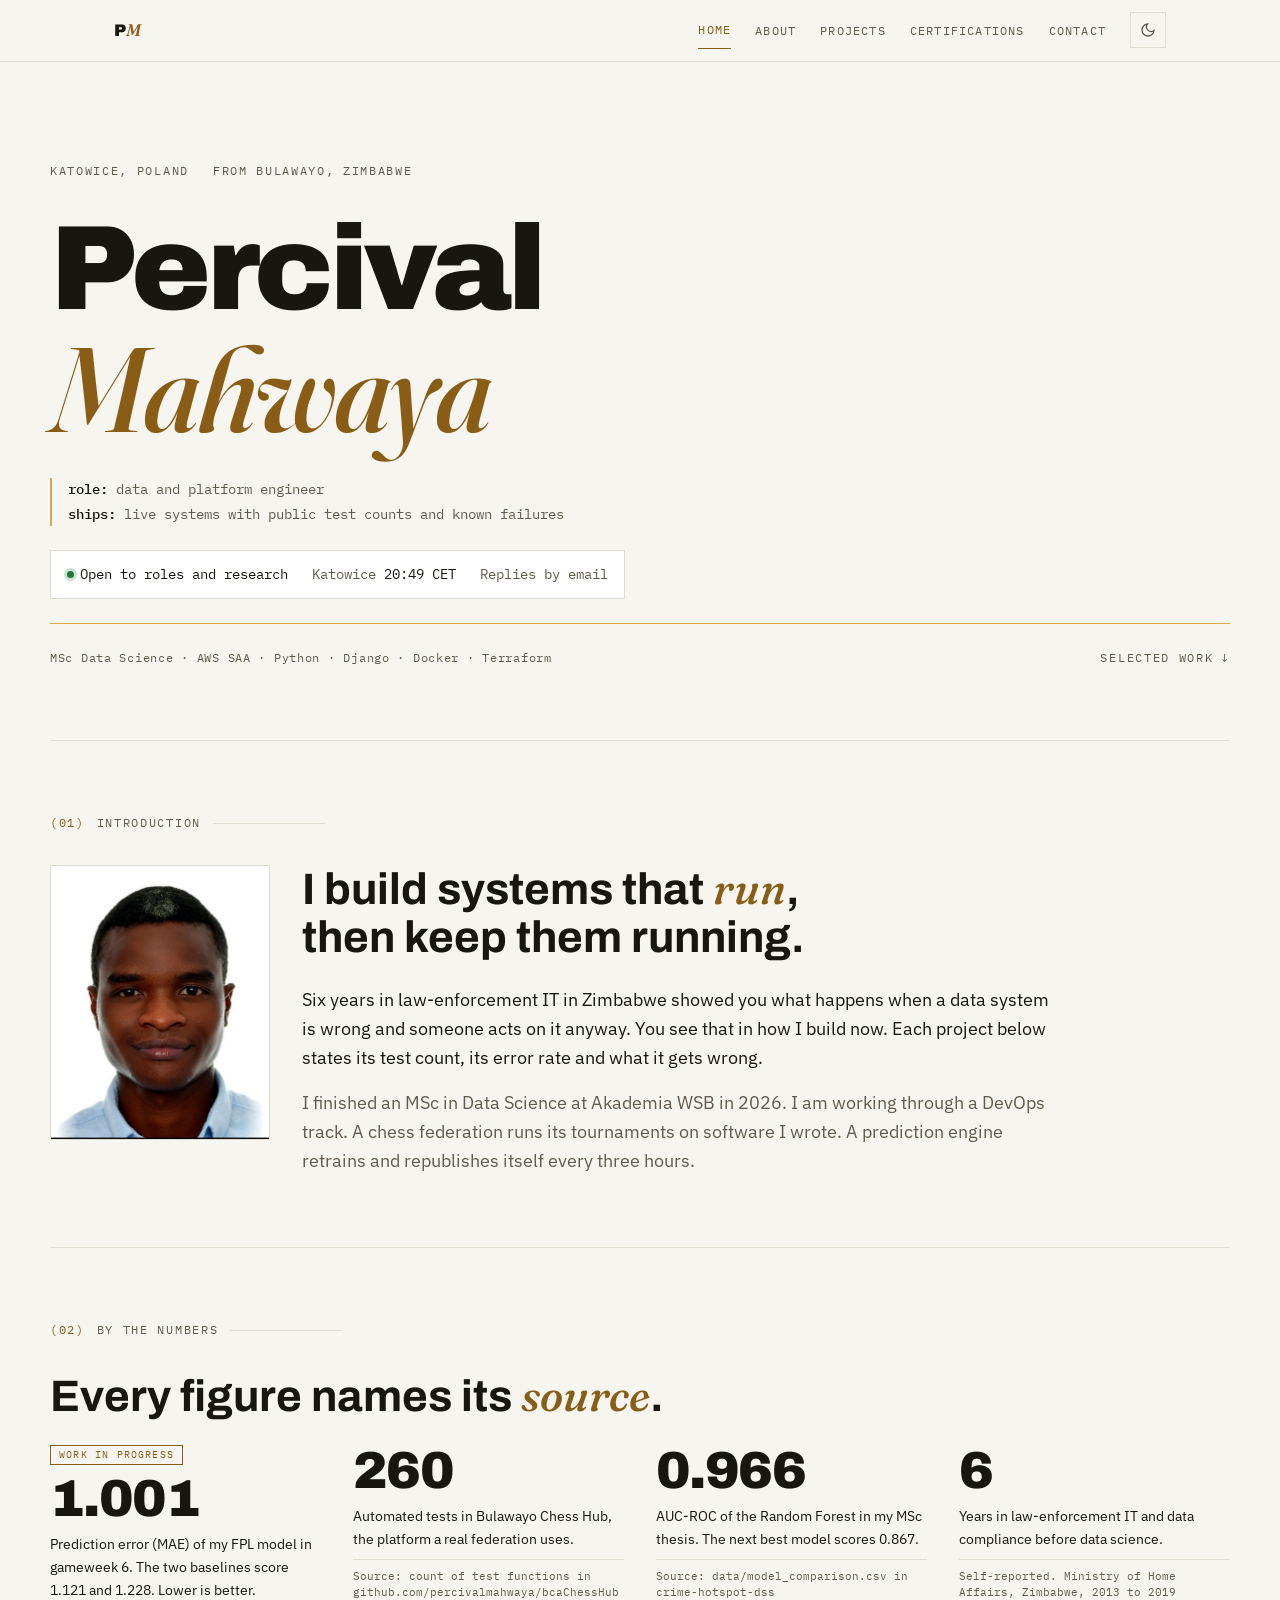
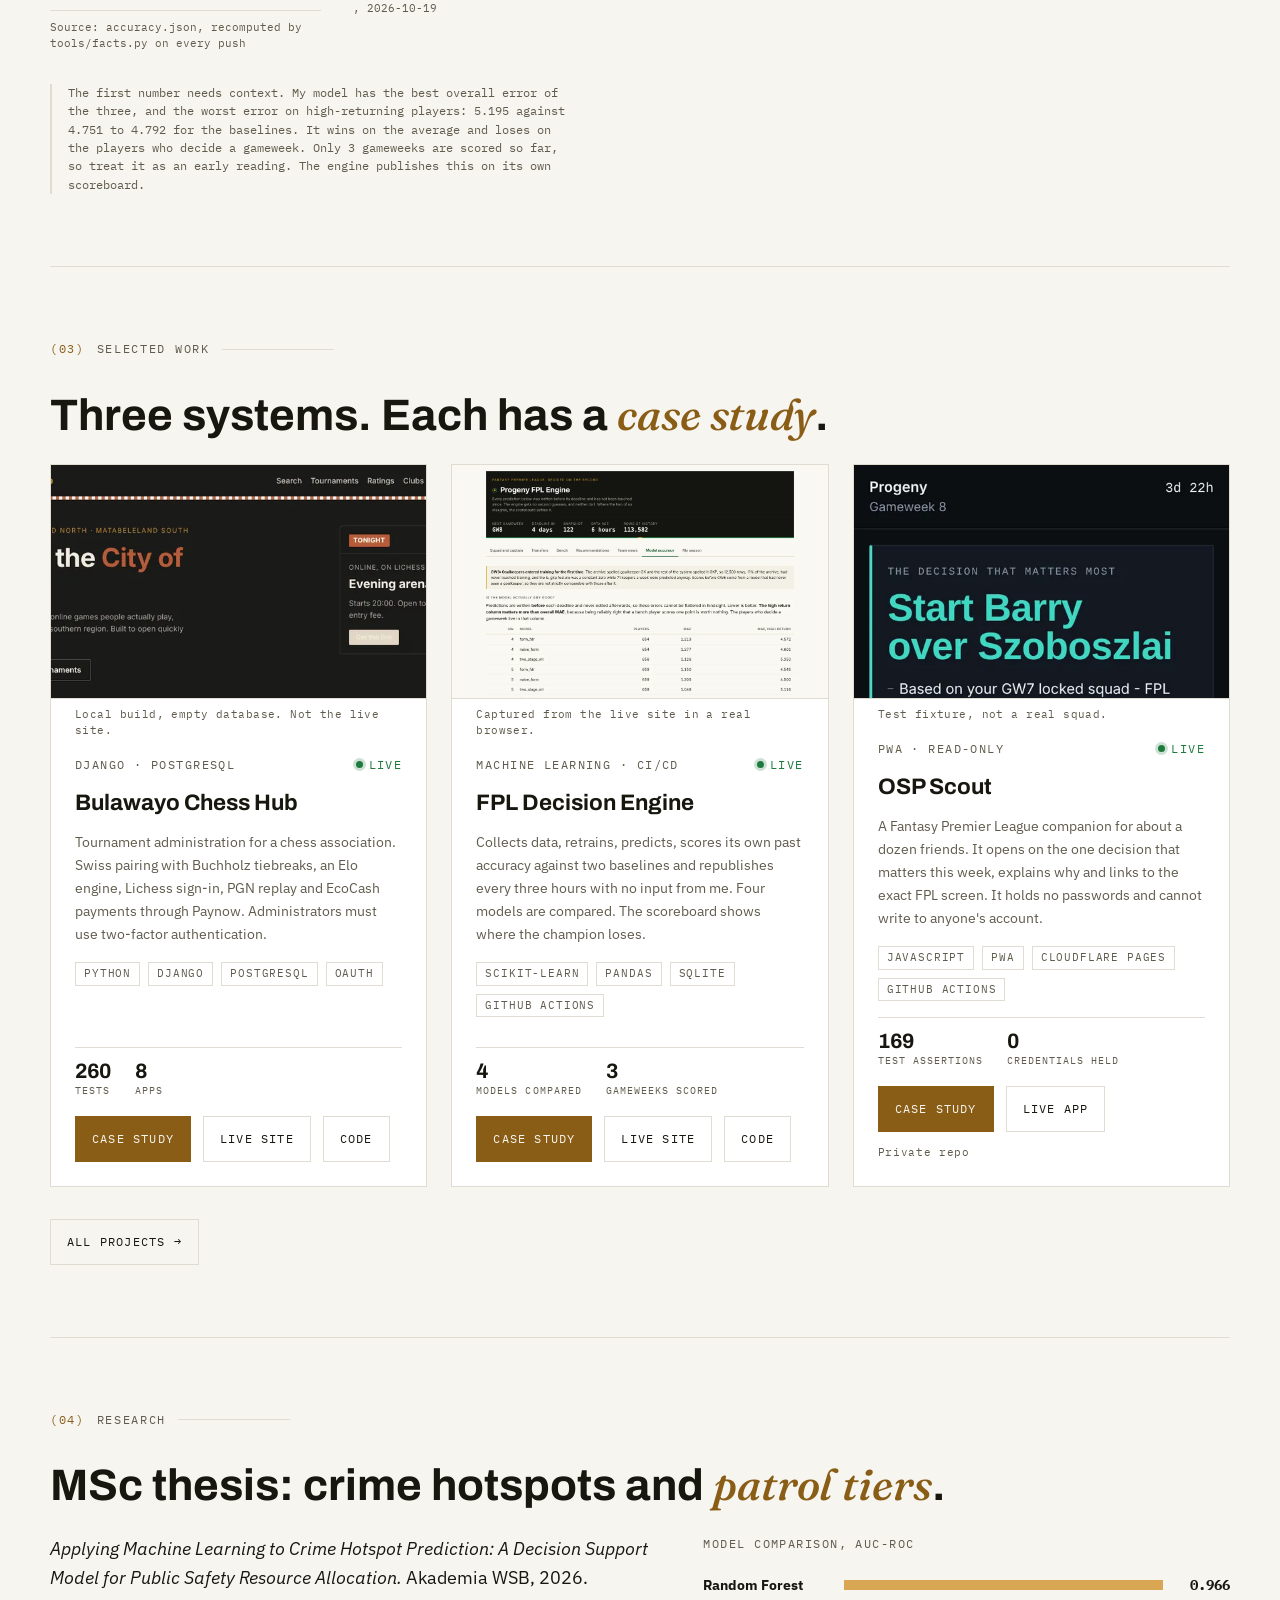
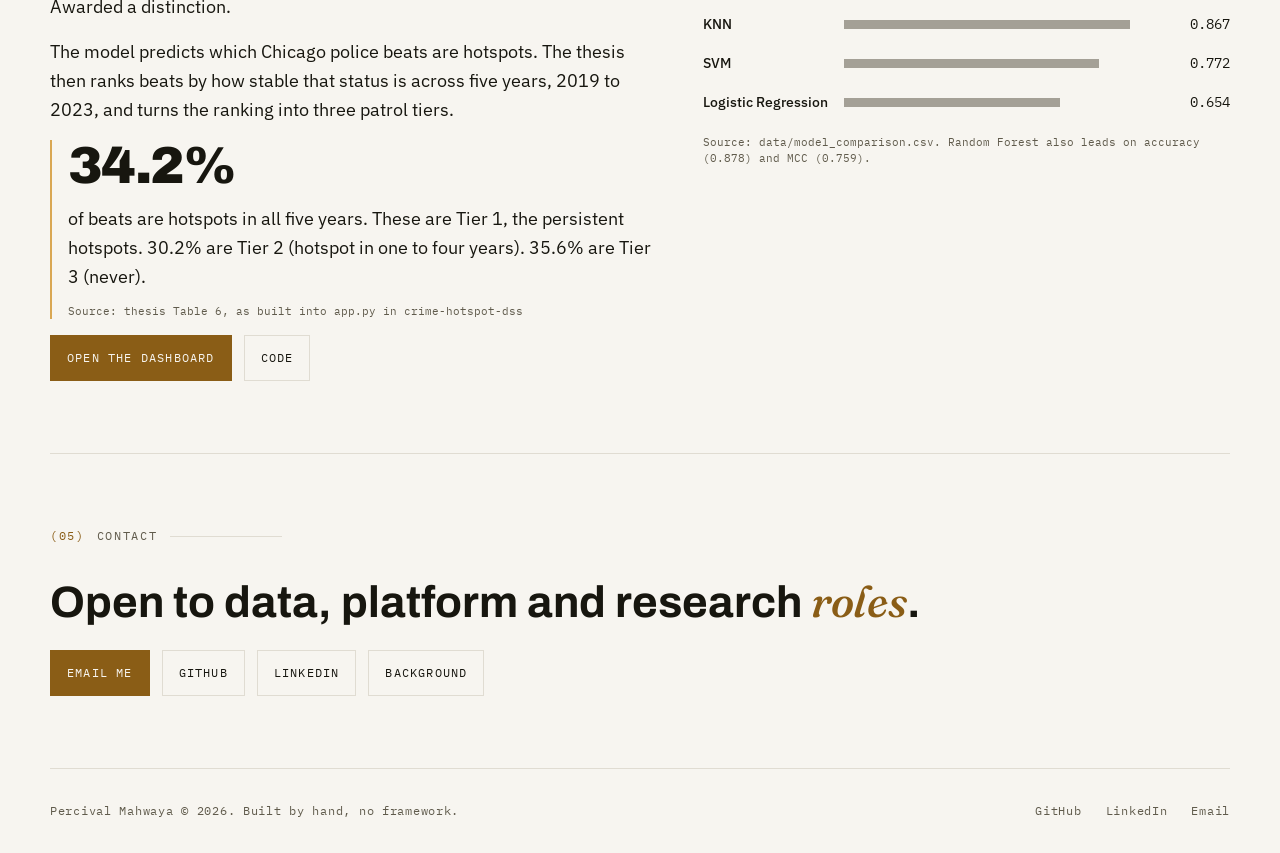
<file: index.html>
<!DOCTYPE html>
<html lang="en">
<head>
<meta charset="UTF-8">
<meta name="viewport" content="width=device-width, initial-scale=1.0">
<title>Percival Mahwaya | Data and Platform Engineer</title>
<meta name="description" content="Data and platform engineer in Katowice, Poland. MSc Data Science. Three live systems with public accuracy records, test counts and known failures.">
<link rel="canonical" href="https://percivalmahwaya.github.io/">
<meta property="og:type" content="website">
<meta property="og:title" content="Percival Mahwaya | Data and Platform Engineer">
<meta property="og:description" content="Live systems with public accuracy records, test counts and known failures.">
<meta property="og:url" content="https://percivalmahwaya.github.io/">
<meta property="og:image" content="https://percivalmahwaya.github.io/assets/og-image.png">
<meta property="og:image:width" content="1200">
<meta property="og:image:height" content="630">
<meta property="og:image:alt" content="Percival Mahwaya, data and platform engineer">
<meta name="twitter:card" content="summary_large_image">
<link rel="icon" href="assets/icons/icon.svg" type="image/svg+xml">
<link rel="icon" href="assets/icons/icon-192.png" sizes="192x192" type="image/png">
<link rel="apple-touch-icon" href="assets/icons/apple-touch-icon.png">
<meta name="theme-color" content="#0D0D0B" media="(prefers-color-scheme: dark)">
<meta name="theme-color" content="#F7F5F0" media="(prefers-color-scheme: light)">
<script type="application/ld+json">
{"@context":"https://schema.org","@type":"Person","name":"Percival Mahwaya","url":"https://percivalmahwaya.github.io/","image":"https://percivalmahwaya.github.io/assets/images/portrait.jpg","jobTitle":"Data and Platform Engineer","email":"mailto:mahwayapercival@gmail.com","address":{"@type":"PostalAddress","addressLocality":"Katowice","addressCountry":"PL"},"alumniOf":{"@type":"CollegeOrUniversity","name":"Akademia WSB"},"sameAs":["https://github.com/percivalmahwaya","https://linkedin.com/in/percivalmahwaya"]}
</script>
<!-- Theme stamp runs BEFORE first paint. ADR 0002: applying it after paint
     produces a visible flash of the wrong theme. localStorage can throw
     (private windows, blocked site data) so it is wrapped | invariant 7. -->
<script>
  try {
    var t = localStorage.getItem("theme");
    if (t === "dark" || t === "light") document.documentElement.dataset.theme = t;
  } catch (e) {}
</script>
<link rel="preconnect" href="https://fonts.googleapis.com">
<link rel="preconnect" href="https://fonts.gstatic.com" crossorigin>
<link rel="stylesheet" href="https://fonts.googleapis.com/css2?family=Archivo:wght@500;700;900&family=Fraunces:ital,opsz,wght@1,9..144,500;1,9..144,600&family=IBM+Plex+Sans:wght@400;500;600&family=IBM+Plex+Mono:wght@400;500&display=swap">
<link rel="stylesheet" href="css/site.css">
</head>
<body>

<a class="skip" href="#main">Skip to content</a>

<header class="masthead">
  <div class="masthead__inner">
    <a class="brand" href="index.html">P<em>M</em></a>
    <nav class="nav" id="nav" aria-label="Primary">
      <a href="index.html" aria-current="page">Home</a>
      <a href="about.html">About</a>
      <a href="projects.html">Projects</a>
      <a href="certifications.html">Certifications</a>
      <a href="contact.html">Contact</a>
    </nav>
    <button class="toggle" id="theme-toggle" type="button" aria-label="Switch to dark theme">
      <svg class="i-moon" viewBox="0 0 24 24" fill="none" stroke="currentColor" stroke-width="2" aria-hidden="true"><path d="M21 12.8A9 9 0 1 1 11.2 3a7 7 0 0 0 9.8 9.8z"/></svg>
      <svg class="i-sun" viewBox="0 0 24 24" fill="none" stroke="currentColor" stroke-width="2" aria-hidden="true"><circle cx="12" cy="12" r="4.2"/><path d="M12 2v2.5M12 19.5V22M2 12h2.5M19.5 12H22M4.9 4.9l1.8 1.8M17.3 17.3l1.8 1.8M19.1 4.9l-1.8 1.8M6.7 17.3l-1.8 1.8"/></svg>
    </button>
    <button class="burger" id="burger" type="button" aria-label="Menu" aria-expanded="false" aria-controls="nav">
      <svg viewBox="0 0 24 24" fill="none" stroke="currentColor" stroke-width="2" aria-hidden="true"><path d="M3 6h18M3 12h18M3 18h18"/></svg>
    </button>
  </div>
</header>

<main id="main">

  <section class="shell hero">
    <div class="meta-row">
      <span>Katowice, Poland</span>
      <span>from Bulawayo, Zimbabwe</span>
    </div>

    <h1 class="name">
      Percival
      <span class="surname">Mahwaya</span>
    </h1>

    <div class="identity">
      <span><b>role:</b> data and platform engineer</span>
      <span><b>ships:</b> live systems with public test counts and known failures</span>
    </div>

    <p class="status" id="availability">
      <span class="dot">Open to roles and research</span>
      <span>Katowice <span id="clock">CET/CEST</span></span>
      <span>Replies by email</span>
    </p>

    <div class="rule"></div>

    <div class="foot-row">
      <p class="roles">MSc Data Science · AWS SAA · Python · Django · Docker · Terraform</p>
      <a class="scroll-cue" href="#work">Selected work <span aria-hidden="true">&darr;</span></a>
    </div>
  </section>

  <section class="shell section" id="intro">
    <p class="section__label"><i>(01)</i> Introduction</p>
    <div class="intro">
      <img class="intro__photo" src="assets/images/portrait.jpg" width="440" height="550" alt="Percival Mahwaya, portrait">
      <div>
        <h2 class="section__title">I build systems that <em>run</em>, then keep them running.</h2>
        <div class="prose measure">
          <p>
            Six years in law-enforcement IT in Zimbabwe showed you what happens when a data
            system is wrong and someone acts on it anyway. You see that in how I build now.
            Each project below states its test count, its error rate and what it gets wrong.
          </p>
          <p class="prose--muted">
            I finished an MSc in Data Science at Akademia WSB in 2026. I am working through a
            DevOps track. A chess federation runs its tournaments on software I wrote. A
            prediction engine retrains and republishes itself every three hours.
          </p>
        </div>
      </div>
    </div>
  </section>

  <section class="shell section" id="numbers">
    <p class="section__label"><i>(02)</i> By the numbers</p>
    <h2 class="section__title">Every figure names its <em>source</em>.</h2>

    <div class="stats">
      <div class="stat">
        <span class="stat__wip">Work in progress</span>
        <span class="stat__fig" data-fact="fpl_mae">1.001</span>
        <span class="stat__cap">Prediction error (MAE) of my FPL model in gameweek <span data-fact="fpl_gw">6</span>. The two baselines score <span data-fact="fpl_mae_base_a">1.121</span> and <span data-fact="fpl_mae_base_b">1.228</span>. Lower is better.</span>
        <span class="stat__src">Source: accuracy.json, recomputed by tools/facts.py on every push</span>
      </div>

      <div class="stat">
        <span class="stat__fig">260</span>
        <span class="stat__cap">Automated tests in Bulawayo Chess Hub, the platform a real federation uses.</span>
        <span class="stat__src">Source: count of test functions in github.com/percivalmahwaya/bcaChessHub, 2026-10-19</span>
      </div>

      <div class="stat">
        <span class="stat__fig">0.966</span>
        <span class="stat__cap">AUC-ROC of the Random Forest in my MSc thesis. The next best model scores 0.867.</span>
        <span class="stat__src">Source: data/model_comparison.csv in crime-hotspot-dss</span>
      </div>

      <div class="stat">
        <span class="stat__fig">6</span>
        <span class="stat__cap">Years in law-enforcement IT and data compliance before data science.</span>
        <span class="stat__src">Self-reported. Ministry of Home Affairs, Zimbabwe, 2013 to 2019</span>
      </div>
    </div>

    <p class="caveat">
      The first number needs context. My model has the best overall error of the three, and the
      worst error on high-returning players: <span data-fact="fpl_hr">5.195</span> against
      <span data-fact="fpl_hr_base_lo">4.751</span> to <span data-fact="fpl_hr_base_hi">4.792</span>
      for the baselines. It wins on the average and loses on the players who decide a gameweek.
      Only <span data-fact="fpl_gw_count">3</span> gameweeks are scored so far, so treat it as an early reading.
      The engine publishes this on its own scoreboard.
    </p>
  </section>

  <section class="shell section" id="work">
    <p class="section__label"><i>(03)</i> Selected work</p>
    <h2 class="section__title">Three systems. Each has a <em>case study</em>.</h2>

    <div class="work">

      <article class="card">
        <figure class="card__media">
          <img src="assets/shots/bulawayo-chess-hub-home.webp" width="1200" height="358" loading="lazy" alt="Home page of Bulawayo Chess Hub">
          <figcaption>Local build, empty database. Not the live site.</figcaption>
        </figure>
        <div class="card__top">
          <span>Django · PostgreSQL</span>
          <span class="dot">Live</span>
        </div>
        <h3 class="card__title">Bulawayo Chess Hub</h3>
        <p class="card__desc">
          Tournament administration for a chess association. Swiss pairing with Buchholz
          tiebreaks, an Elo engine, Lichess sign-in, PGN replay and EcoCash payments through
          Paynow. Administrators must use two-factor authentication.
        </p>
        <div class="tags">
          <span class="tag">Python</span><span class="tag">Django</span>
          <span class="tag">PostgreSQL</span><span class="tag">OAuth</span>
        </div>
        <div class="card__stats">
          <span class="card__stat"><b>260</b><span>Tests</span></span>
          <span class="card__stat"><b>8</b><span>Apps</span></span>
        </div>
        <div class="actions">
          <a class="btn btn--solid" href="case-bulawayo-chess-hub.html">Case study</a>
          <a class="btn" href="https://web-production-abe9b.up.railway.app" target="_blank" rel="noopener">Live site</a>
          <a class="btn" href="https://github.com/percivalmahwaya/bcaChessHub" target="_blank" rel="noopener">Code</a>
        </div>
      </article>

      <article class="card">
        <figure class="card__media">
          <img src="assets/shots/fpl-engine-accuracy.webp" width="1200" height="750" loading="lazy" alt="Accuracy scoreboard of the FPL Decision Engine">
          <figcaption>Captured from the live site in a real browser.</figcaption>
        </figure>
        <div class="card__top">
          <span>Machine learning · CI/CD</span>
          <span class="dot">Live</span>
        </div>
        <h3 class="card__title">FPL Decision Engine</h3>
        <p class="card__desc">
          Collects data, retrains, predicts, scores its own past accuracy against two
          baselines and republishes every three hours with no input from me. Four models are
          compared. The scoreboard shows where the champion loses.
        </p>
        <div class="tags">
          <span class="tag">Scikit-learn</span><span class="tag">Pandas</span>
          <span class="tag">SQLite</span><span class="tag">GitHub Actions</span>
        </div>
        <div class="card__stats">
          <span class="card__stat"><b>4</b><span>Models compared</span></span>
          <span class="card__stat"><b data-fact="fpl_gw_count">3</b><span>Gameweeks scored</span></span>
        </div>
        <div class="actions">
          <a class="btn btn--solid" href="case-fpl-decision-engine.html">Case study</a>
          <a class="btn" href="https://percivalmahwaya.github.io/fpl-decision-engine" target="_blank" rel="noopener">Live site</a>
          <a class="btn" href="https://github.com/percivalmahwaya/fpl-decision-engine" target="_blank" rel="noopener">Code</a>
        </div>
      </article>

      <article class="card">
        <figure class="card__media">
          <img src="assets/shots/osp-scout-verdict.webp" width="560" height="1077" loading="lazy" alt="The Verdict screen of OSP Scout, rendered from a test fixture">
          <figcaption>Test fixture, not a real squad.</figcaption>
        </figure>
        <div class="card__top">
          <span>PWA · read-only</span>
          <span class="dot">Live</span>
        </div>
        <h3 class="card__title">OSP Scout</h3>
        <p class="card__desc">
          A Fantasy Premier League companion for about a dozen friends. It opens on the one
          decision that matters this week, explains why and links to the exact FPL screen.
          It holds no passwords and cannot write to anyone's account.
        </p>
        <div class="tags">
          <span class="tag">JavaScript</span><span class="tag">PWA</span>
          <span class="tag">Cloudflare Pages</span><span class="tag">GitHub Actions</span>
        </div>
        <div class="card__stats">
          <span class="card__stat"><b>169</b><span>Test assertions</span></span>
          <span class="card__stat"><b>0</b><span>Credentials held</span></span>
        </div>
        <div class="actions">
          <a class="btn btn--solid" href="case-osp-scout.html">Case study</a>
          <a class="btn" href="https://osp-scout.pages.dev" target="_blank" rel="noopener">Live app</a>
          <span class="note">Private repo</span>
        </div>
      </article>

    </div>

    <div class="actions" style="margin-top: var(--s5);">
      <a class="btn" href="projects.html">All projects &rarr;</a>
    </div>
  </section>

  <section class="shell section" id="research">
    <p class="section__label"><i>(04)</i> Research</p>
    <h2 class="section__title">MSc thesis: crime hotspots and <em>patrol tiers</em>.</h2>

    <div class="research">
      <div class="prose">
        <p>
          <em>Applying Machine Learning to Crime Hotspot Prediction: A Decision Support Model
          for Public Safety Resource Allocation.</em> Akademia WSB, 2026. Awarded a distinction.
        </p>
        <p>
          The model predicts which Chicago police beats are hotspots. The thesis then ranks
          beats by how stable that status is across five years, 2019 to 2023, and turns the
          ranking into three patrol tiers.
        </p>
        <div class="finding">
          <span class="finding__fig">34.2%</span>
          <p>of beats are hotspots in all five years. These are Tier 1, the persistent hotspots. 30.2% are Tier 2 (hotspot in one to four years). 35.6% are Tier 3 (never).</p>
          <p class="src">Source: thesis Table 6, as built into app.py in crime-hotspot-dss</p>
        </div>
        <div class="actions">
          <a class="btn btn--solid" href="https://crime-hotspot-dss-8d2jrkagpvgsegqp6y23d4.streamlit.app/" target="_blank" rel="noopener">Open the dashboard</a>
          <a class="btn" href="https://github.com/percivalmahwaya/crime-hotspot-dss" target="_blank" rel="noopener">Code</a>
        </div>
      </div>

      <table class="bars">
        <caption>Model comparison, AUC-ROC</caption>
        <tbody>
          <tr class="lead"><th scope="row">Random Forest</th><td class="track"><span class="bar" style="--v:96.6%"></span></td><td class="num">0.966</td></tr>
          <tr><th scope="row">KNN</th><td class="track"><span class="bar" style="--v:86.7%"></span></td><td class="num">0.867</td></tr>
          <tr><th scope="row">SVM</th><td class="track"><span class="bar" style="--v:77.2%"></span></td><td class="num">0.772</td></tr>
          <tr><th scope="row">Logistic Regression</th><td class="track"><span class="bar" style="--v:65.4%"></span></td><td class="num">0.654</td></tr>
        </tbody>
        <tfoot><tr><td colspan="3" class="src">Source: data/model_comparison.csv. Random Forest also leads on accuracy (0.878) and MCC (0.759).</td></tr></tfoot>
      </table>
    </div>
  </section>

  <section class="shell section" id="contact">
    <p class="section__label"><i>(05)</i> Contact</p>
    <h2 class="section__title">Open to data, platform and research <em>roles</em>.</h2>
    <div class="actions">
      <a class="btn btn--solid" href="mailto:mahwayapercival@gmail.com">Email me</a>
      <a class="btn" href="https://github.com/percivalmahwaya" target="_blank" rel="noopener">GitHub</a>
      <a class="btn" href="https://linkedin.com/in/percivalmahwaya" target="_blank" rel="noopener">LinkedIn</a>
      <a class="btn" href="about.html">Background</a>
    </div>
  </section>

</main>

<footer class="shell foot">
  <p>Percival Mahwaya &copy; 2026. Built by hand, no framework.</p>
  <span class="foot__links">
    <a href="https://github.com/percivalmahwaya" target="_blank" rel="noopener">GitHub</a>
    <a href="https://linkedin.com/in/percivalmahwaya" target="_blank" rel="noopener">LinkedIn</a>
    <a href="mailto:mahwayapercival@gmail.com">Email</a>
  </span>
</footer>

<script src="js/site.js"></script>
</body>
</html>
</file>
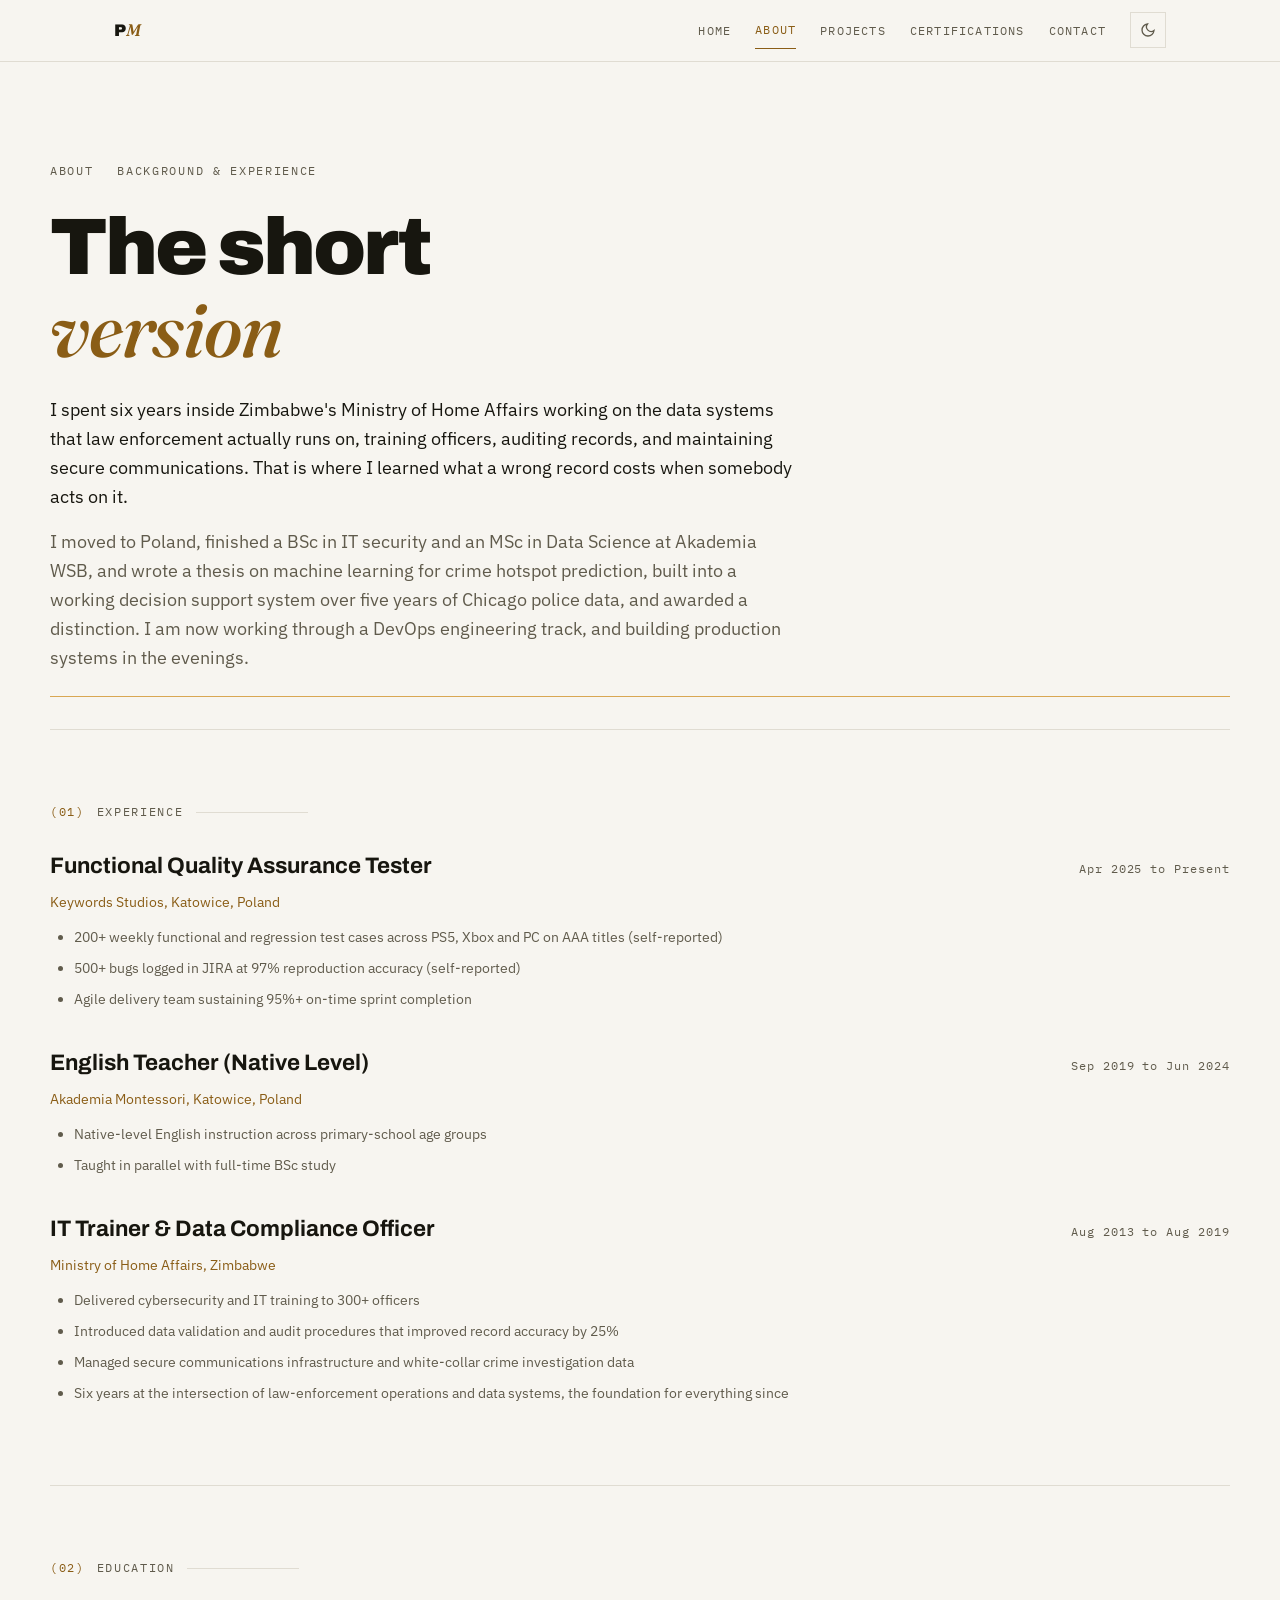
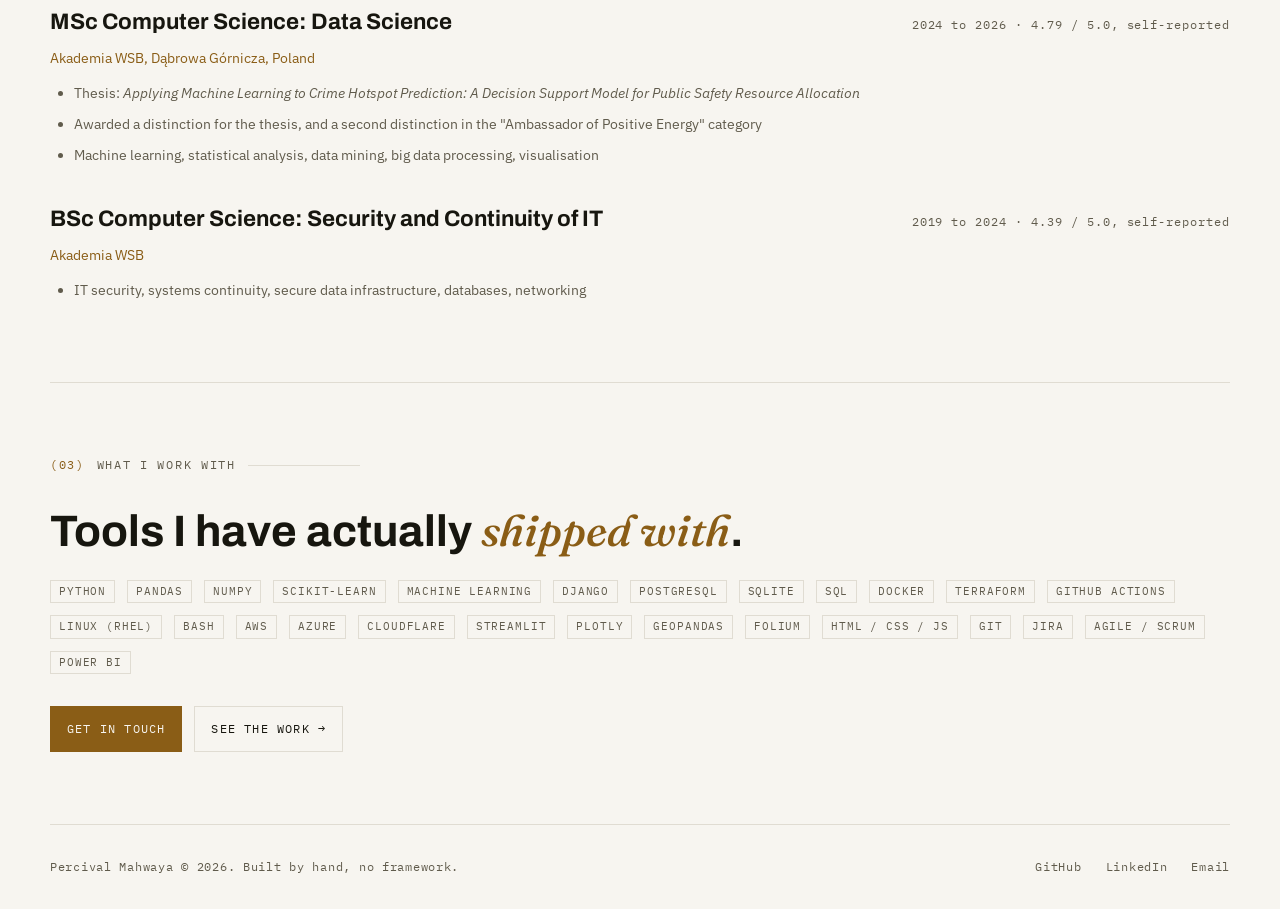
<file: about.html>
<!DOCTYPE html>
<html lang="en">
<head>
<meta charset="UTF-8">
<meta name="viewport" content="width=device-width, initial-scale=1.0">
<link rel="icon" href="assets/icons/icon.svg" type="image/svg+xml">
<link rel="icon" href="assets/icons/icon-192.png" sizes="192x192" type="image/png">
<link rel="apple-touch-icon" href="assets/icons/apple-touch-icon.png">
<meta name="theme-color" content="#0D0D0B" media="(prefers-color-scheme: dark)">
<meta name="theme-color" content="#F7F5F0" media="(prefers-color-scheme: light)">
<meta property="og:image" content="https://percivalmahwaya.github.io/assets/og-image.png">
<meta property="og:type" content="website">
<meta name="twitter:card" content="summary_large_image">
<title>About | Percival Mahwaya</title>
<meta name="description" content="Background: six years in law-enforcement IT in Zimbabwe, an MSc in Data Science, and a DevOps engineering track in progress.">
<script>
  try {
    var t = localStorage.getItem("theme");
    if (t === "dark" || t === "light") document.documentElement.dataset.theme = t;
  } catch (e) {}
</script>
<link rel="preconnect" href="https://fonts.googleapis.com">
<link rel="preconnect" href="https://fonts.gstatic.com" crossorigin>
<link rel="stylesheet" href="https://fonts.googleapis.com/css2?family=Archivo:wght@500;700;900&family=Fraunces:ital,opsz,wght@1,9..144,500;1,9..144,600&family=IBM+Plex+Sans:wght@400;500;600&family=IBM+Plex+Mono:wght@400;500&display=swap">
<link rel="stylesheet" href="css/site.css">
</head>
<body>

<a class="skip" href="#main">Skip to content</a>

<header class="masthead">
  <div class="masthead__inner">
    <a class="brand" href="index.html">P<em>M</em></a>
    <nav class="nav" id="nav" aria-label="Primary">
      <a href="index.html">Home</a>
      <a href="about.html" aria-current="page">About</a>
      <a href="projects.html">Projects</a>
      <a href="certifications.html">Certifications</a>
      <a href="contact.html">Contact</a>
    </nav>
    <button class="toggle" id="theme-toggle" type="button" aria-label="Switch to dark theme">
      <svg class="i-moon" viewBox="0 0 24 24" fill="none" stroke="currentColor" stroke-width="2" aria-hidden="true"><path d="M21 12.8A9 9 0 1 1 11.2 3a7 7 0 0 0 9.8 9.8z"/></svg>
      <svg class="i-sun" viewBox="0 0 24 24" fill="none" stroke="currentColor" stroke-width="2" aria-hidden="true"><circle cx="12" cy="12" r="4.2"/><path d="M12 2v2.5M12 19.5V22M2 12h2.5M19.5 12H22M4.9 4.9l1.8 1.8M17.3 17.3l1.8 1.8M19.1 4.9l-1.8 1.8M6.7 17.3l-1.8 1.8"/></svg>
    </button>
    <button class="burger" id="burger" type="button" aria-label="Menu" aria-expanded="false" aria-controls="nav">
      <svg viewBox="0 0 24 24" fill="none" stroke="currentColor" stroke-width="2" aria-hidden="true"><path d="M3 6h18M3 12h18M3 18h18"/></svg>
    </button>
  </div>
</header>

<main id="main">

  <section class="shell hero" style="padding-bottom: var(--s5);">
    <div class="meta-row"><span>About</span><span>Background &amp; experience</span></div>
    <h1 class="name" style="font-size: clamp(2.5rem, 8vw, 5rem);">
      The short
      <span class="surname">version</span>
    </h1>
    <div class="prose measure">
      <p>
        I spent six years inside Zimbabwe's Ministry of Home Affairs working on the data systems
        that law enforcement actually runs on, training officers, auditing records, and
        maintaining secure communications. That is where I learned what a wrong record costs when
        somebody acts on it.
      </p>
      <p class="prose--muted">
        I moved to Poland, finished a BSc in IT security and an MSc in Data Science at Akademia
        WSB, and wrote a thesis on machine learning for crime hotspot prediction, built into a
        working decision support system over five years of Chicago police data, and awarded a
        distinction. I am now working through a DevOps engineering track, and building production
        systems in the evenings.
      </p>
    </div>
    <div class="rule"></div>
  </section>

  <section class="shell section">
    <p class="section__label"><i>(01)</i> Experience</p>
    <div class="entries">

      <article class="entry">
        <div class="entry__head">
          <h2 class="entry__role">Functional Quality Assurance Tester</h2>
          <span class="entry__when">Apr 2025 to Present</span>
        </div>
        <p class="entry__org">Keywords Studios, Katowice, Poland</p>
        <ul>
          <li>200+ weekly functional and regression test cases across PS5, Xbox and PC on AAA titles (self-reported)</li>
          <li>500+ bugs logged in JIRA at 97% reproduction accuracy (self-reported)</li>
          <li>Agile delivery team sustaining 95%+ on-time sprint completion</li>
        </ul>
      </article>

      <article class="entry">
        <div class="entry__head">
          <h2 class="entry__role">English Teacher (Native Level)</h2>
          <span class="entry__when">Sep 2019 to Jun 2024</span>
        </div>
        <p class="entry__org">Akademia Montessori, Katowice, Poland</p>
        <ul>
          <li>Native-level English instruction across primary-school age groups</li>
          <li>Taught in parallel with full-time BSc study</li>
        </ul>
      </article>

      <article class="entry">
        <div class="entry__head">
          <h2 class="entry__role">IT Trainer &amp; Data Compliance Officer</h2>
          <span class="entry__when">Aug 2013 to Aug 2019</span>
        </div>
        <p class="entry__org">Ministry of Home Affairs, Zimbabwe</p>
        <ul>
          <li>Delivered cybersecurity and IT training to 300+ officers</li>
          <li>Introduced data validation and audit procedures that improved record accuracy by 25%</li>
          <li>Managed secure communications infrastructure and white-collar crime investigation data</li>
          <li>Six years at the intersection of law-enforcement operations and data systems, the foundation for everything since</li>
        </ul>
      </article>

    </div>
  </section>

  <section class="shell section">
    <p class="section__label"><i>(02)</i> Education</p>
    <div class="entries">

      <article class="entry">
        <div class="entry__head">
          <h2 class="entry__role">MSc Computer Science: Data Science</h2>
          <span class="entry__when">2024 to 2026 · 4.79 / 5.0, self-reported</span>
        </div>
        <p class="entry__org">Akademia WSB, Dąbrowa Górnicza, Poland</p>
        <ul>
          <li>Thesis: <em>Applying Machine Learning to Crime Hotspot Prediction: A Decision Support Model for Public Safety Resource Allocation</em></li>
          <li>Awarded a distinction for the thesis, and a second distinction in the "Ambassador of Positive Energy" category</li>
          <li>Machine learning, statistical analysis, data mining, big data processing, visualisation</li>
        </ul>
      </article>

      <article class="entry">
        <div class="entry__head">
          <h2 class="entry__role">BSc Computer Science: Security and Continuity of IT</h2>
          <span class="entry__when">2019 to 2024 · 4.39 / 5.0, self-reported</span>
        </div>
        <p class="entry__org">Akademia WSB</p>
        <ul>
          <li>IT security, systems continuity, secure data infrastructure, databases, networking</li>
        </ul>
      </article>

    </div>
  </section>

  <section class="shell section">
    <p class="section__label"><i>(03)</i> What I work with</p>
    <h2 class="section__title">Tools I have actually <em>shipped with</em>.</h2>
    <div class="tags" style="gap: var(--s2);">
      <span class="tag">Python</span><span class="tag">Pandas</span><span class="tag">NumPy</span>
      <span class="tag">Scikit-learn</span><span class="tag">Machine Learning</span>
      <span class="tag">Django</span><span class="tag">PostgreSQL</span><span class="tag">SQLite</span>
      <span class="tag">SQL</span><span class="tag">Docker</span><span class="tag">Terraform</span>
      <span class="tag">GitHub Actions</span><span class="tag">Linux (RHEL)</span><span class="tag">Bash</span>
      <span class="tag">AWS</span><span class="tag">Azure</span><span class="tag">Cloudflare</span>
      <span class="tag">Streamlit</span><span class="tag">Plotly</span><span class="tag">GeoPandas</span>
      <span class="tag">Folium</span><span class="tag">HTML / CSS / JS</span><span class="tag">Git</span>
      <span class="tag">JIRA</span><span class="tag">Agile / Scrum</span><span class="tag">Power BI</span>
    </div>
    <div class="actions" style="margin-top: var(--s5);">
      <a class="btn btn--solid" href="contact.html">Get in touch</a>
      <a class="btn" href="projects.html">See the work &rarr;</a>
    </div>
  </section>

</main>

<footer class="shell foot">
  <p>Percival Mahwaya &copy; 2026. Built by hand, no framework.</p>
  <span class="foot__links">
    <a href="https://github.com/percivalmahwaya" target="_blank" rel="noopener">GitHub</a>
    <a href="https://linkedin.com/in/percivalmahwaya" target="_blank" rel="noopener">LinkedIn</a>
    <a href="mailto:mahwayapercival@gmail.com">Email</a>
  </span>
</footer>

<script src="js/site.js"></script>
</body>
</html>
</file>
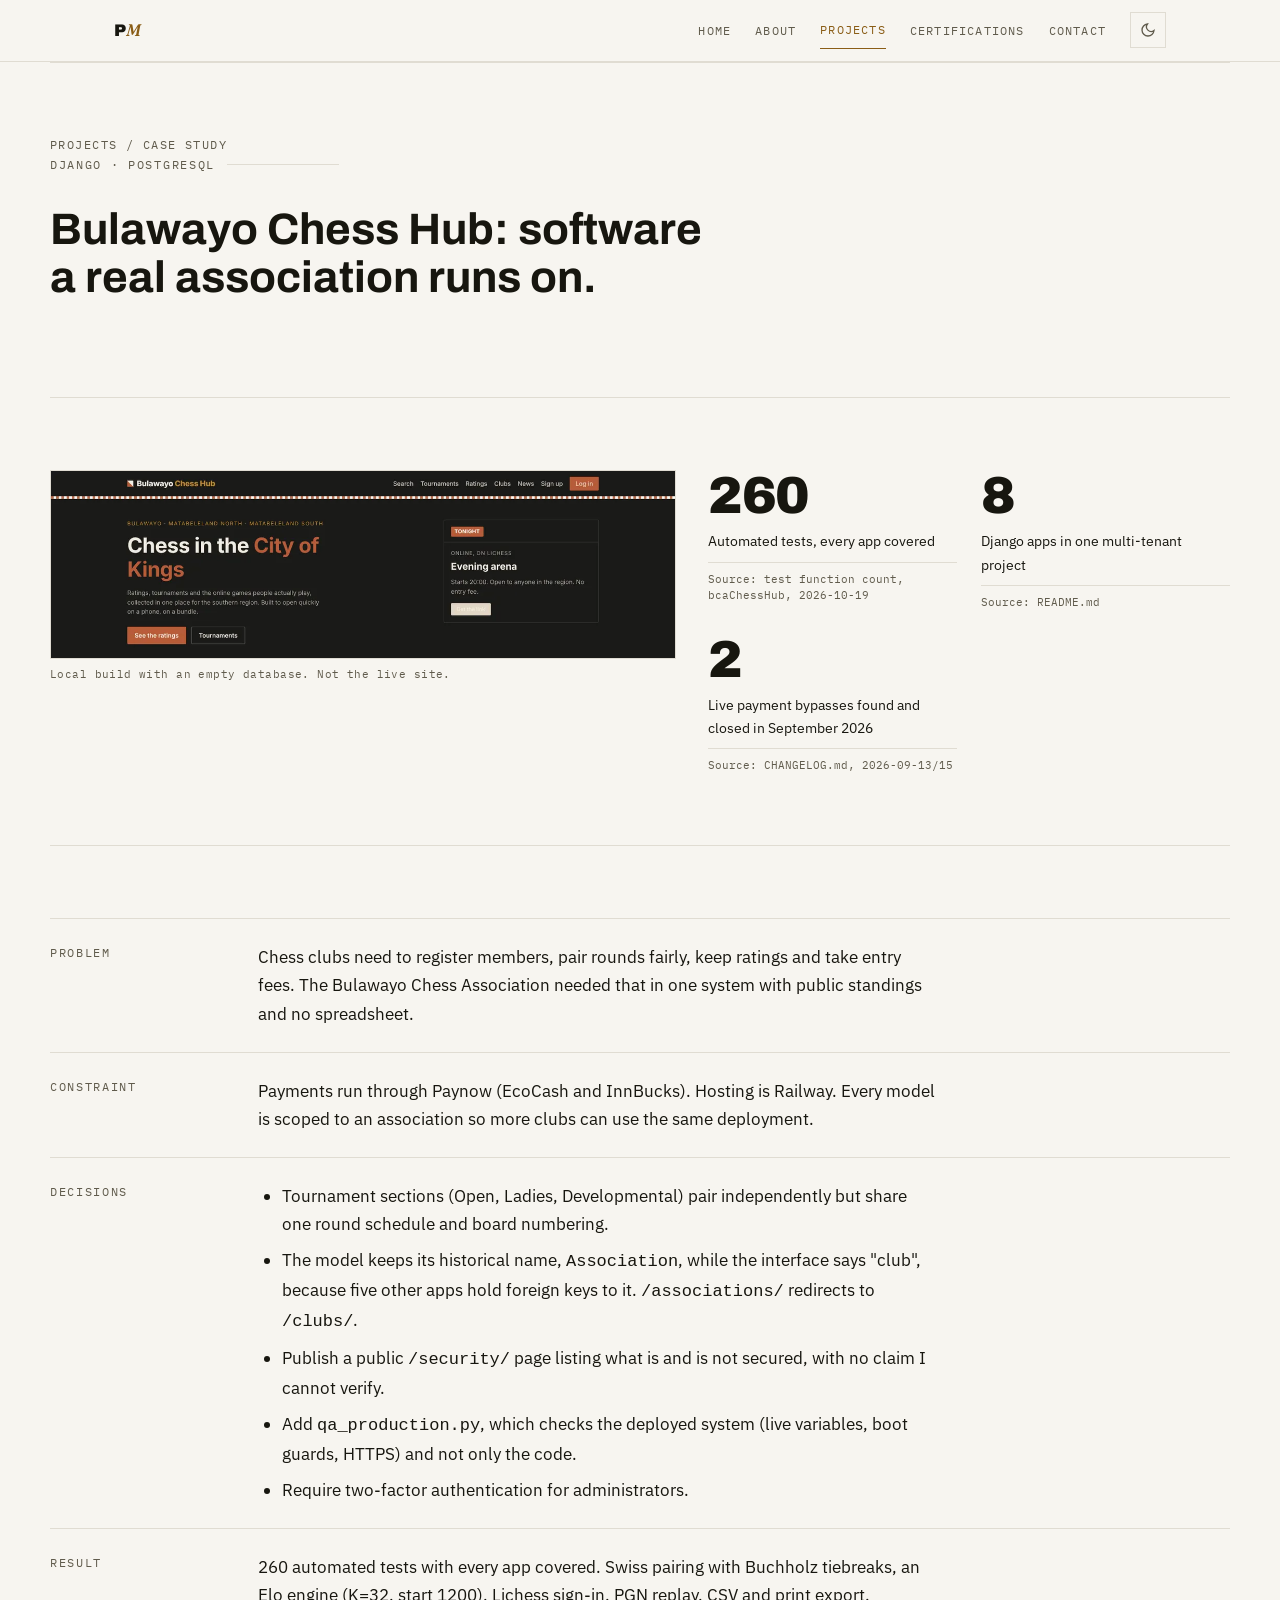
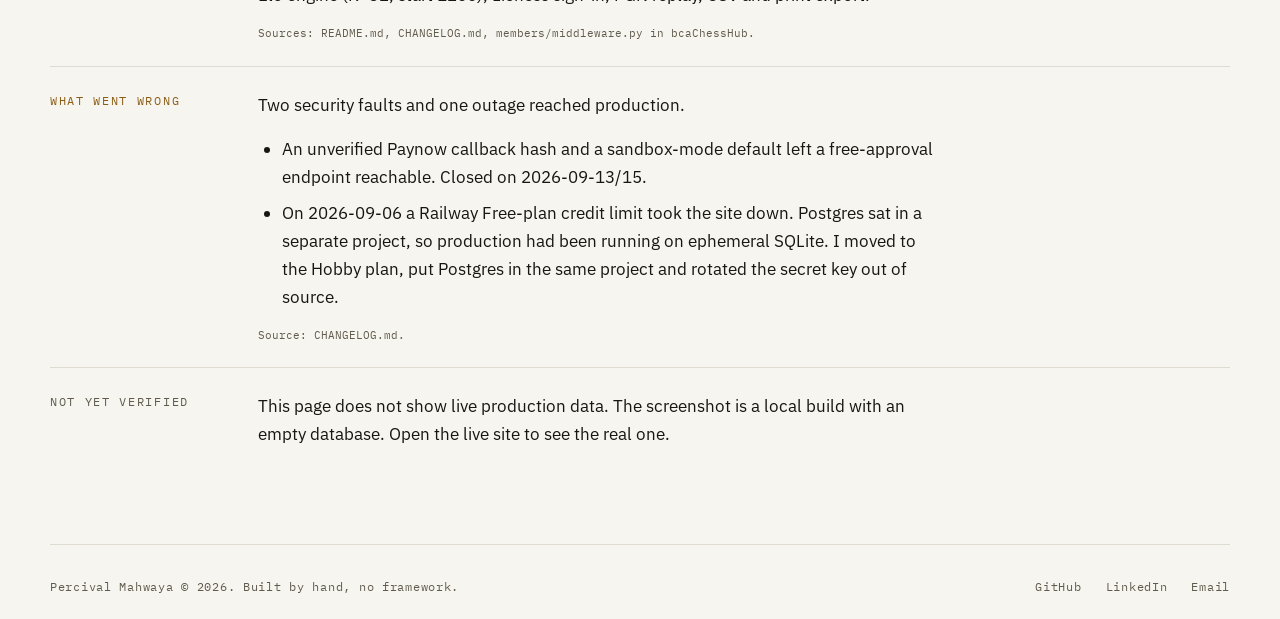
<file: case-bulawayo-chess-hub.html>
<!DOCTYPE html>
<html lang="en">
<head>
<meta charset="UTF-8">
<meta name="viewport" content="width=device-width, initial-scale=1.0">
<title>Bulawayo Chess Hub case study | Percival Mahwaya</title>
<meta name="description" content="A Django system for chess clubs: pairing, ratings, payments and public pages. Two payment bypasses and one outage, with the fixes.">
<link rel="canonical" href="https://percivalmahwaya.github.io/case-bulawayo-chess-hub.html">
<meta property="og:type" content="website">
<meta property="og:title" content="Bulawayo Chess Hub case study | Percival Mahwaya">
<meta property="og:description" content="A Django system for chess clubs: pairing, ratings, payments and public pages. Two payment bypasses and one outage, with the fixes.">
<meta property="og:url" content="https://percivalmahwaya.github.io/case-bulawayo-chess-hub.html">
<meta property="og:image" content="https://percivalmahwaya.github.io/assets/og-image.png">
<meta property="og:image:width" content="1200">
<meta property="og:image:height" content="630">
<meta property="og:image:alt" content="Percival Mahwaya, data and platform engineer">
<meta name="twitter:card" content="summary_large_image">
<link rel="icon" href="assets/icons/icon.svg" type="image/svg+xml">
<link rel="icon" href="assets/icons/icon-192.png" sizes="192x192" type="image/png">
<link rel="apple-touch-icon" href="assets/icons/apple-touch-icon.png">
<meta name="theme-color" content="#0D0D0B" media="(prefers-color-scheme: dark)">
<meta name="theme-color" content="#F7F5F0" media="(prefers-color-scheme: light)">
<script type="application/ld+json">
{"@context":"https://schema.org","@type":"Person","name":"Percival Mahwaya","url":"https://percivalmahwaya.github.io/","image":"https://percivalmahwaya.github.io/assets/images/portrait.jpg","jobTitle":"Data and Platform Engineer","email":"mailto:mahwayapercival@gmail.com","address":{"@type":"PostalAddress","addressLocality":"Katowice","addressCountry":"PL"},"alumniOf":{"@type":"CollegeOrUniversity","name":"Akademia WSB"},"sameAs":["https://github.com/percivalmahwaya","https://linkedin.com/in/percivalmahwaya"]}
</script>
<!-- Theme stamp runs BEFORE first paint. ADR 0002: applying it after paint
     produces a visible flash of the wrong theme. localStorage can throw
     (private windows, blocked site data) so it is wrapped | invariant 7. -->
<script>
  try {
    var t = localStorage.getItem("theme");
    if (t === "dark" || t === "light") document.documentElement.dataset.theme = t;
  } catch (e) {}
</script>
<link rel="preconnect" href="https://fonts.googleapis.com">
<link rel="preconnect" href="https://fonts.gstatic.com" crossorigin>
<link rel="stylesheet" href="https://fonts.googleapis.com/css2?family=Archivo:wght@500;700;900&family=Fraunces:ital,opsz,wght@1,9..144,500;1,9..144,600&family=IBM+Plex+Sans:wght@400;500;600&family=IBM+Plex+Mono:wght@400;500&display=swap">
<link rel="stylesheet" href="css/site.css">
</head>
<body>

<a class="skip" href="#main">Skip to content</a>

<header class="masthead">
  <div class="masthead__inner">
    <a class="brand" href="index.html">P<em>M</em></a>
    <nav class="nav" id="nav" aria-label="Primary">
      <a href="index.html">Home</a>
      <a href="about.html">About</a>
      <a href="projects.html" aria-current="page">Projects</a>
      <a href="certifications.html">Certifications</a>
      <a href="contact.html">Contact</a>
    </nav>
    <button class="toggle" id="theme-toggle" type="button" aria-label="Switch to dark theme">
      <svg class="i-moon" viewBox="0 0 24 24" fill="none" stroke="currentColor" stroke-width="2" aria-hidden="true"><path d="M21 12.8A9 9 0 1 1 11.2 3a7 7 0 0 0 9.8 9.8z"/></svg>
      <svg class="i-sun" viewBox="0 0 24 24" fill="none" stroke="currentColor" stroke-width="2" aria-hidden="true"><circle cx="12" cy="12" r="4.2"/><path d="M12 2v2.5M12 19.5V22M2 12h2.5M19.5 12H22M4.9 4.9l1.8 1.8M17.3 17.3l1.8 1.8M19.1 4.9l-1.8 1.8M6.7 17.3l-1.8 1.8"/></svg>
    </button>
    <button class="burger" id="burger" type="button" aria-label="Menu" aria-expanded="false" aria-controls="nav">
      <svg viewBox="0 0 24 24" fill="none" stroke="currentColor" stroke-width="2" aria-hidden="true"><path d="M3 6h18M3 12h18M3 18h18"/></svg>
    </button>
  </div>
</header>

<main id="main">
  <section class="shell section">
    <p class="crumbs"><a href="projects.html">Projects</a> / Case study</p>
    <p class="section__label">Django · PostgreSQL</p>
    <h1 class="section__title">Bulawayo Chess Hub: software a real association runs on.</h1>
  </section>
  <section class="shell section">
    <div class="case-top case-top--shot">
      <figure class="shot"><img src="assets/shots/bulawayo-chess-hub-home.webp" width="1200" height="358" alt="Home page of Bulawayo Chess Hub"><figcaption>Local build with an empty database. Not the live site.</figcaption></figure>
      <div class="facts"><div class="stat"><span class="stat__fig">260</span><span class="stat__cap">Automated tests, every app covered</span><span class="stat__src">Source: test function count, bcaChessHub, 2026-10-19</span></div><div class="stat"><span class="stat__fig">8</span><span class="stat__cap">Django apps in one multi-tenant project</span><span class="stat__src">Source: README.md</span></div><div class="stat"><span class="stat__fig">2</span><span class="stat__cap">Live payment bypasses found and closed in September 2026</span><span class="stat__src">Source: CHANGELOG.md, 2026-09-13/15</span></div></div>
    </div>
  </section>
  <section class="shell section">
    <dl class="cs">
      <div class="cs__row"><dt>Problem</dt><dd><p>Chess clubs need to register members, pair rounds fairly, keep ratings and take entry fees. The Bulawayo Chess Association needed that in one system with public standings and no spreadsheet.</p></dd></div>
      <div class="cs__row"><dt>Constraint</dt><dd><p>Payments run through Paynow (EcoCash and InnBucks). Hosting is Railway. Every model is scoped to an association so more clubs can use the same deployment.</p></dd></div>
      <div class="cs__row"><dt>Decisions</dt><dd><ul><li>Tournament sections (Open, Ladies, Developmental) pair independently but share one round schedule and board numbering.</li><li>The model keeps its historical name, <code>Association</code>, while the interface says "club", because five other apps hold foreign keys to it. <code>/associations/</code> redirects to <code>/clubs/</code>.</li><li>Publish a public <code>/security/</code> page listing what is and is not secured, with no claim I cannot verify.</li><li>Add <code>qa_production.py</code>, which checks the deployed system (live variables, boot guards, HTTPS) and not only the code.</li><li>Require two-factor authentication for administrators.</li></ul></dd></div>
      <div class="cs__row"><dt>Result</dt><dd><p>260 automated tests with every app covered. Swiss pairing with Buchholz tiebreaks, an Elo engine (K=32, start 1200), Lichess sign-in, PGN replay, CSV and print export.</p><p class="src">Sources: README.md, CHANGELOG.md, members/middleware.py in bcaChessHub.</p></dd></div>
      <div class="cs__row cs__row--fail"><dt>What went wrong</dt><dd><p>Two security faults and one outage reached production.</p><ul><li>An unverified Paynow callback hash and a sandbox-mode default left a free-approval endpoint reachable. Closed on 2026-09-13/15.</li><li>On 2026-09-06 a Railway Free-plan credit limit took the site down. Postgres sat in a separate project, so production had been running on ephemeral SQLite. I moved to the Hobby plan, put Postgres in the same project and rotated the secret key out of source.</li></ul><p class="src">Source: CHANGELOG.md.</p></dd></div>
      <div class="cs__row"><dt>Not yet verified</dt><dd><p>This page does not show live production data. The screenshot is a local build with an empty database. Open the live site to see the real one.</p></dd></div>
    </dl>
  </section>
</main>

<footer class="shell foot">
  <p>Percival Mahwaya &copy; 2026. Built by hand, no framework.</p>
  <span class="foot__links">
    <a href="https://github.com/percivalmahwaya" target="_blank" rel="noopener">GitHub</a>
    <a href="https://linkedin.com/in/percivalmahwaya" target="_blank" rel="noopener">LinkedIn</a>
    <a href="mailto:mahwayapercival@gmail.com">Email</a>
  </span>
</footer>

<script src="js/site.js"></script>
</body>
</html>
</file>
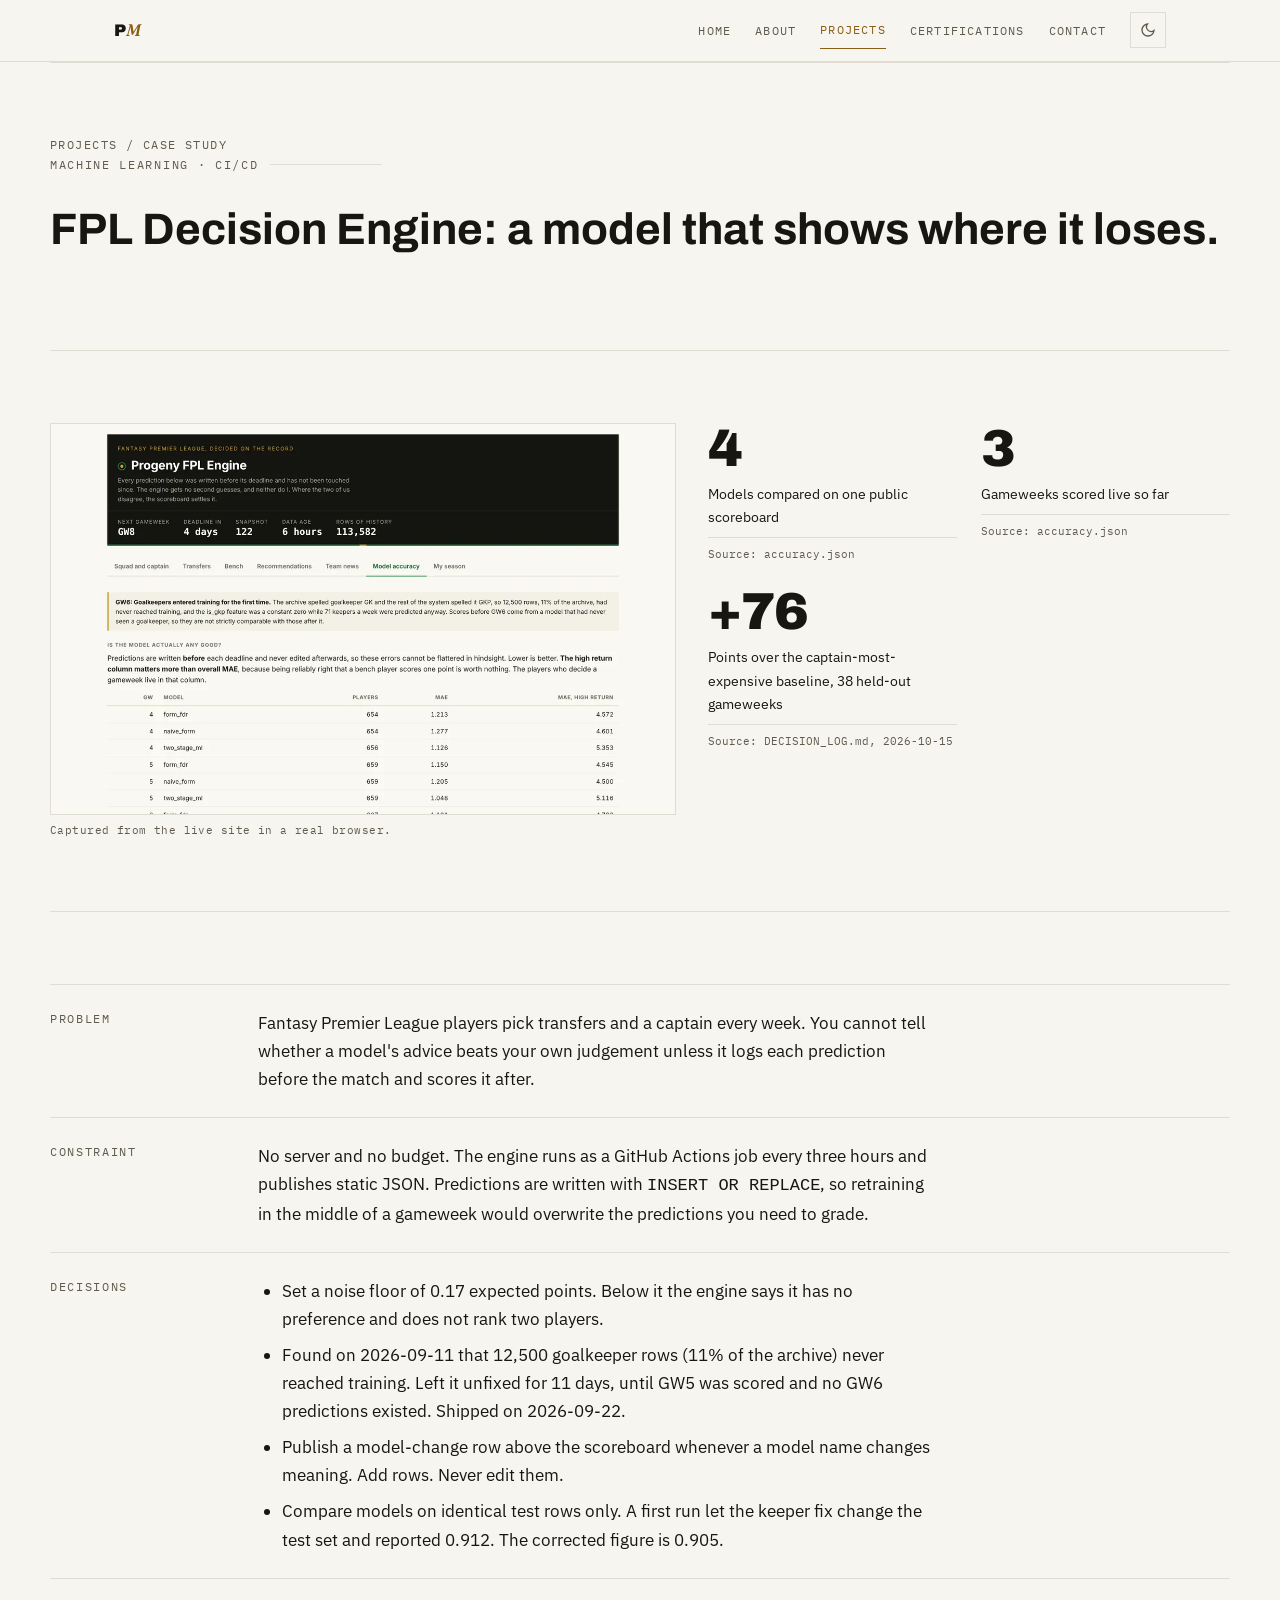
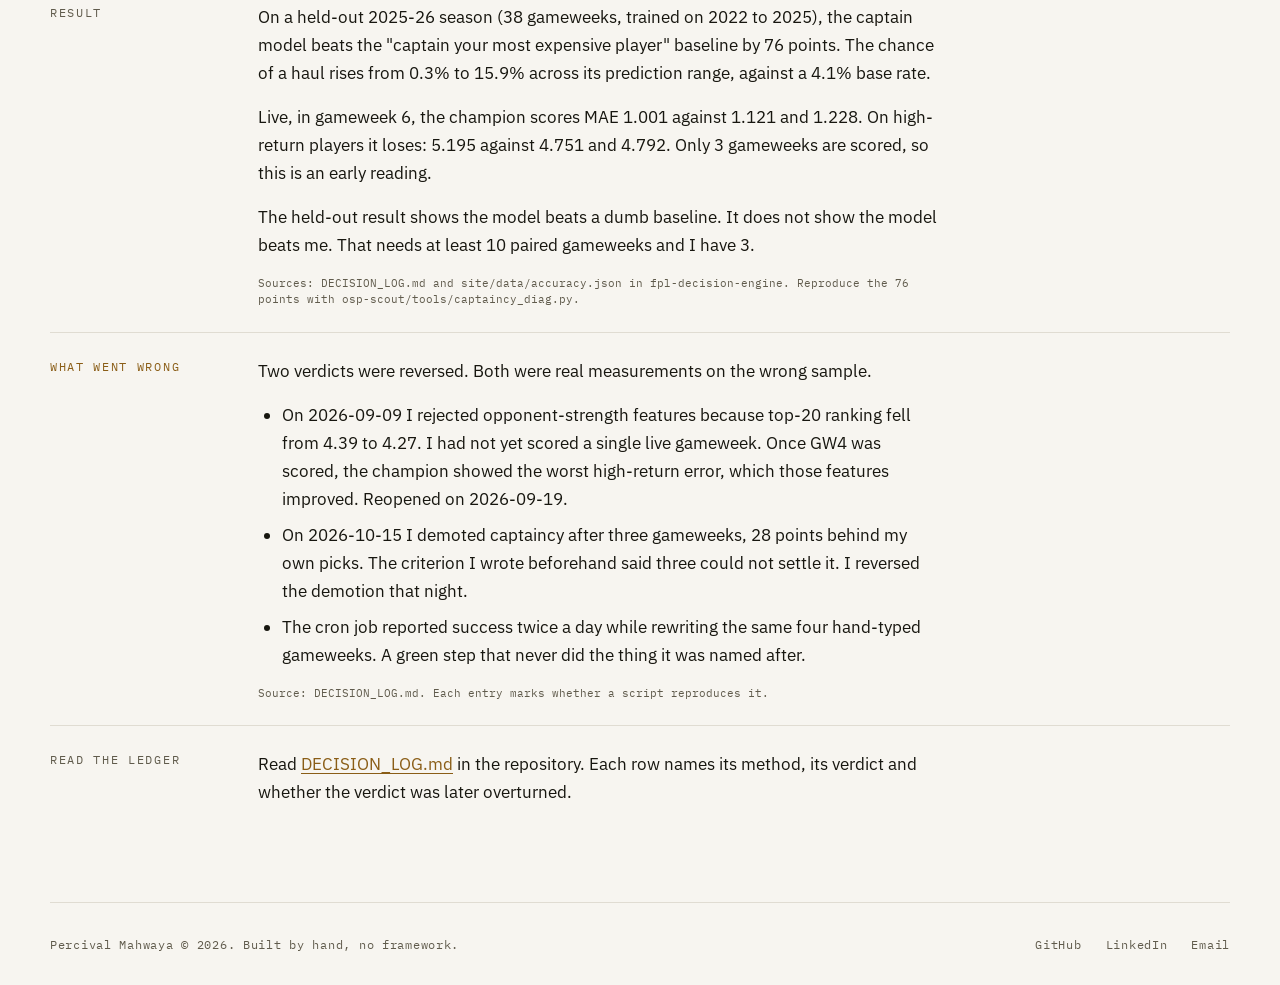
<file: case-fpl-decision-engine.html>
<!DOCTYPE html>
<html lang="en">
<head>
<meta charset="UTF-8">
<meta name="viewport" content="width=device-width, initial-scale=1.0">
<title>FPL Decision Engine case study | Percival Mahwaya</title>
<meta name="description" content="A prediction engine that scores itself in public. Problem, constraint, decisions, result and two verdicts it had to reverse.">
<link rel="canonical" href="https://percivalmahwaya.github.io/case-fpl-decision-engine.html">
<meta property="og:type" content="website">
<meta property="og:title" content="FPL Decision Engine case study | Percival Mahwaya">
<meta property="og:description" content="A prediction engine that scores itself in public. Problem, constraint, decisions, result and two verdicts it had to reverse.">
<meta property="og:url" content="https://percivalmahwaya.github.io/case-fpl-decision-engine.html">
<meta property="og:image" content="https://percivalmahwaya.github.io/assets/og-image.png">
<meta property="og:image:width" content="1200">
<meta property="og:image:height" content="630">
<meta property="og:image:alt" content="Percival Mahwaya, data and platform engineer">
<meta name="twitter:card" content="summary_large_image">
<link rel="icon" href="assets/icons/icon.svg" type="image/svg+xml">
<link rel="icon" href="assets/icons/icon-192.png" sizes="192x192" type="image/png">
<link rel="apple-touch-icon" href="assets/icons/apple-touch-icon.png">
<meta name="theme-color" content="#0D0D0B" media="(prefers-color-scheme: dark)">
<meta name="theme-color" content="#F7F5F0" media="(prefers-color-scheme: light)">
<script type="application/ld+json">
{"@context":"https://schema.org","@type":"Person","name":"Percival Mahwaya","url":"https://percivalmahwaya.github.io/","image":"https://percivalmahwaya.github.io/assets/images/portrait.jpg","jobTitle":"Data and Platform Engineer","email":"mailto:mahwayapercival@gmail.com","address":{"@type":"PostalAddress","addressLocality":"Katowice","addressCountry":"PL"},"alumniOf":{"@type":"CollegeOrUniversity","name":"Akademia WSB"},"sameAs":["https://github.com/percivalmahwaya","https://linkedin.com/in/percivalmahwaya"]}
</script>
<!-- Theme stamp runs BEFORE first paint. ADR 0002: applying it after paint
     produces a visible flash of the wrong theme. localStorage can throw
     (private windows, blocked site data) so it is wrapped | invariant 7. -->
<script>
  try {
    var t = localStorage.getItem("theme");
    if (t === "dark" || t === "light") document.documentElement.dataset.theme = t;
  } catch (e) {}
</script>
<link rel="preconnect" href="https://fonts.googleapis.com">
<link rel="preconnect" href="https://fonts.gstatic.com" crossorigin>
<link rel="stylesheet" href="https://fonts.googleapis.com/css2?family=Archivo:wght@500;700;900&family=Fraunces:ital,opsz,wght@1,9..144,500;1,9..144,600&family=IBM+Plex+Sans:wght@400;500;600&family=IBM+Plex+Mono:wght@400;500&display=swap">
<link rel="stylesheet" href="css/site.css">
</head>
<body>

<a class="skip" href="#main">Skip to content</a>

<header class="masthead">
  <div class="masthead__inner">
    <a class="brand" href="index.html">P<em>M</em></a>
    <nav class="nav" id="nav" aria-label="Primary">
      <a href="index.html">Home</a>
      <a href="about.html">About</a>
      <a href="projects.html" aria-current="page">Projects</a>
      <a href="certifications.html">Certifications</a>
      <a href="contact.html">Contact</a>
    </nav>
    <button class="toggle" id="theme-toggle" type="button" aria-label="Switch to dark theme">
      <svg class="i-moon" viewBox="0 0 24 24" fill="none" stroke="currentColor" stroke-width="2" aria-hidden="true"><path d="M21 12.8A9 9 0 1 1 11.2 3a7 7 0 0 0 9.8 9.8z"/></svg>
      <svg class="i-sun" viewBox="0 0 24 24" fill="none" stroke="currentColor" stroke-width="2" aria-hidden="true"><circle cx="12" cy="12" r="4.2"/><path d="M12 2v2.5M12 19.5V22M2 12h2.5M19.5 12H22M4.9 4.9l1.8 1.8M17.3 17.3l1.8 1.8M19.1 4.9l-1.8 1.8M6.7 17.3l-1.8 1.8"/></svg>
    </button>
    <button class="burger" id="burger" type="button" aria-label="Menu" aria-expanded="false" aria-controls="nav">
      <svg viewBox="0 0 24 24" fill="none" stroke="currentColor" stroke-width="2" aria-hidden="true"><path d="M3 6h18M3 12h18M3 18h18"/></svg>
    </button>
  </div>
</header>

<main id="main">
  <section class="shell section">
    <p class="crumbs"><a href="projects.html">Projects</a> / Case study</p>
    <p class="section__label">Machine learning · CI/CD</p>
    <h1 class="section__title">FPL Decision Engine: a model that shows where it loses.</h1>
  </section>
  <section class="shell section">
    <div class="case-top case-top--shot">
      <figure class="shot"><img src="assets/shots/fpl-engine-accuracy.webp" width="1200" height="750" alt="Accuracy scoreboard of the FPL Decision Engine"><figcaption>Captured from the live site in a real browser.</figcaption></figure>
      <div class="facts"><div class="stat"><span class="stat__fig">4</span><span class="stat__cap">Models compared on one public scoreboard</span><span class="stat__src">Source: accuracy.json</span></div><div class="stat"><span class="stat__fig"><span data-fact="fpl_gw_count">3</span></span><span class="stat__cap">Gameweeks scored live so far</span><span class="stat__src">Source: accuracy.json</span></div><div class="stat"><span class="stat__fig">+76</span><span class="stat__cap">Points over the captain-most-expensive baseline, 38 held-out gameweeks</span><span class="stat__src">Source: DECISION_LOG.md, 2026-10-15</span></div></div>
    </div>
  </section>
  <section class="shell section">
    <dl class="cs">
      <div class="cs__row"><dt>Problem</dt><dd><p>Fantasy Premier League players pick transfers and a captain every week. You cannot tell whether a model's advice beats your own judgement unless it logs each prediction before the match and scores it after.</p></dd></div>
      <div class="cs__row"><dt>Constraint</dt><dd><p>No server and no budget. The engine runs as a GitHub Actions job every three hours and publishes static JSON. Predictions are written with <code>INSERT OR REPLACE</code>, so retraining in the middle of a gameweek would overwrite the predictions you need to grade.</p></dd></div>
      <div class="cs__row"><dt>Decisions</dt><dd><ul><li>Set a noise floor of 0.17 expected points. Below it the engine says it has no preference and does not rank two players.</li><li>Found on 2026-09-11 that 12,500 goalkeeper rows (11% of the archive) never reached training. Left it unfixed for 11 days, until GW5 was scored and no GW6 predictions existed. Shipped on 2026-09-22.</li><li>Publish a model-change row above the scoreboard whenever a model name changes meaning. Add rows. Never edit them.</li><li>Compare models on identical test rows only. A first run let the keeper fix change the test set and reported 0.912. The corrected figure is 0.905.</li></ul></dd></div>
      <div class="cs__row"><dt>Result</dt><dd><p>On a held-out 2025-26 season (38 gameweeks, trained on 2022 to 2025), the captain model beats the "captain your most expensive player" baseline by 76 points. The chance of a haul rises from 0.3% to 15.9% across its prediction range, against a 4.1% base rate.</p><p>Live, in gameweek <span data-fact="fpl_gw">6</span>, the champion scores MAE <span data-fact="fpl_mae">1.001</span> against <span data-fact="fpl_mae_base_a">1.121</span> and <span data-fact="fpl_mae_base_b">1.228</span>. On high-return players it loses: <span data-fact="fpl_hr">5.195</span> against <span data-fact="fpl_hr_base_lo">4.751</span> and <span data-fact="fpl_hr_base_hi">4.792</span>. Only <span data-fact="fpl_gw_count">3</span> gameweeks are scored, so this is an early reading.</p><p>The held-out result shows the model beats a dumb baseline. It does not show the model beats me. That needs at least 10 paired gameweeks and I have 3.</p><p class="src">Sources: DECISION_LOG.md and site/data/accuracy.json in fpl-decision-engine. Reproduce the 76 points with osp-scout/tools/captaincy_diag.py.</p></dd></div>
      <div class="cs__row cs__row--fail"><dt>What went wrong</dt><dd><p>Two verdicts were reversed. Both were real measurements on the wrong sample.</p><ul><li>On 2026-09-09 I rejected opponent-strength features because top-20 ranking fell from 4.39 to 4.27. I had not yet scored a single live gameweek. Once GW4 was scored, the champion showed the worst high-return error, which those features improved. Reopened on 2026-09-19.</li><li>On 2026-10-15 I demoted captaincy after three gameweeks, 28 points behind my own picks. The criterion I wrote beforehand said three could not settle it. I reversed the demotion that night.</li><li>The cron job reported success twice a day while rewriting the same four hand-typed gameweeks. A green step that never did the thing it was named after.</li></ul><p class="src">Source: DECISION_LOG.md. Each entry marks whether a script reproduces it.</p></dd></div>
      <div class="cs__row"><dt>Read the ledger</dt><dd><p>Read <a href="https://github.com/percivalmahwaya/fpl-decision-engine/blob/main/DECISION_LOG.md" target="_blank" rel="noopener">DECISION_LOG.md</a> in the repository. Each row names its method, its verdict and whether the verdict was later overturned.</p></dd></div>
    </dl>
  </section>
</main>

<footer class="shell foot">
  <p>Percival Mahwaya &copy; 2026. Built by hand, no framework.</p>
  <span class="foot__links">
    <a href="https://github.com/percivalmahwaya" target="_blank" rel="noopener">GitHub</a>
    <a href="https://linkedin.com/in/percivalmahwaya" target="_blank" rel="noopener">LinkedIn</a>
    <a href="mailto:mahwayapercival@gmail.com">Email</a>
  </span>
</footer>

<script src="js/site.js"></script>
</body>
</html>
</file>
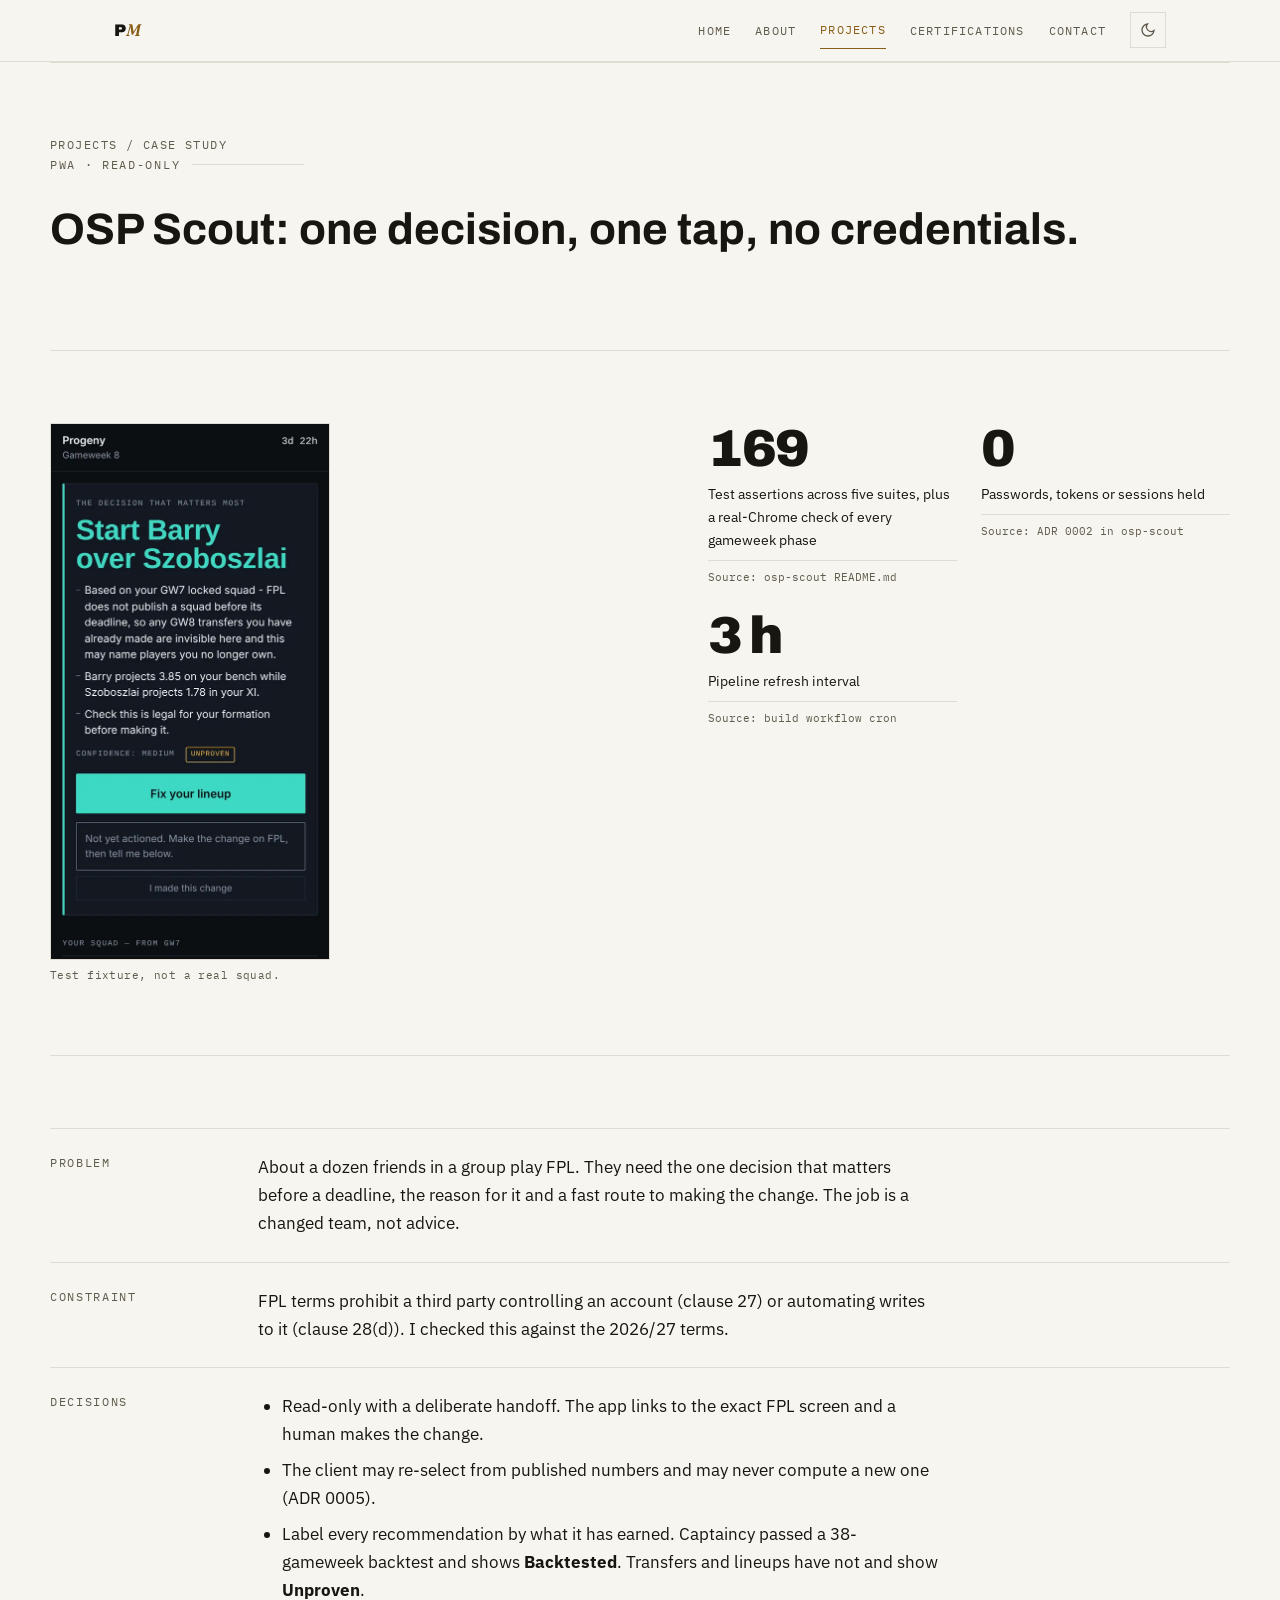
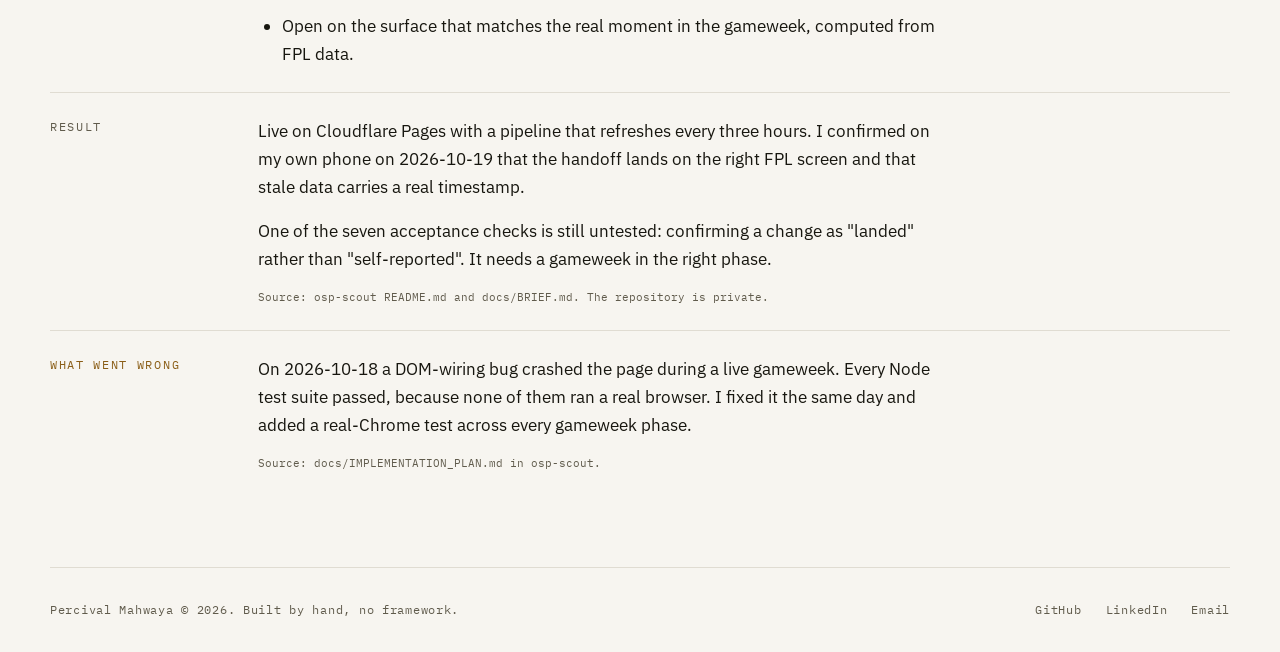
<file: case-osp-scout.html>
<!DOCTYPE html>
<html lang="en">
<head>
<meta charset="UTF-8">
<meta name="viewport" content="width=device-width, initial-scale=1.0">
<title>OSP Scout case study | Percival Mahwaya</title>
<meta name="description" content="A read-only Fantasy Premier League companion that holds no credentials. Built around one decision and a rule about FPL terms.">
<link rel="canonical" href="https://percivalmahwaya.github.io/case-osp-scout.html">
<meta property="og:type" content="website">
<meta property="og:title" content="OSP Scout case study | Percival Mahwaya">
<meta property="og:description" content="A read-only Fantasy Premier League companion that holds no credentials. Built around one decision and a rule about FPL terms.">
<meta property="og:url" content="https://percivalmahwaya.github.io/case-osp-scout.html">
<meta property="og:image" content="https://percivalmahwaya.github.io/assets/og-image.png">
<meta property="og:image:width" content="1200">
<meta property="og:image:height" content="630">
<meta property="og:image:alt" content="Percival Mahwaya, data and platform engineer">
<meta name="twitter:card" content="summary_large_image">
<link rel="icon" href="assets/icons/icon.svg" type="image/svg+xml">
<link rel="icon" href="assets/icons/icon-192.png" sizes="192x192" type="image/png">
<link rel="apple-touch-icon" href="assets/icons/apple-touch-icon.png">
<meta name="theme-color" content="#0D0D0B" media="(prefers-color-scheme: dark)">
<meta name="theme-color" content="#F7F5F0" media="(prefers-color-scheme: light)">
<script type="application/ld+json">
{"@context":"https://schema.org","@type":"Person","name":"Percival Mahwaya","url":"https://percivalmahwaya.github.io/","image":"https://percivalmahwaya.github.io/assets/images/portrait.jpg","jobTitle":"Data and Platform Engineer","email":"mailto:mahwayapercival@gmail.com","address":{"@type":"PostalAddress","addressLocality":"Katowice","addressCountry":"PL"},"alumniOf":{"@type":"CollegeOrUniversity","name":"Akademia WSB"},"sameAs":["https://github.com/percivalmahwaya","https://linkedin.com/in/percivalmahwaya"]}
</script>
<!-- Theme stamp runs BEFORE first paint. ADR 0002: applying it after paint
     produces a visible flash of the wrong theme. localStorage can throw
     (private windows, blocked site data) so it is wrapped | invariant 7. -->
<script>
  try {
    var t = localStorage.getItem("theme");
    if (t === "dark" || t === "light") document.documentElement.dataset.theme = t;
  } catch (e) {}
</script>
<link rel="preconnect" href="https://fonts.googleapis.com">
<link rel="preconnect" href="https://fonts.gstatic.com" crossorigin>
<link rel="stylesheet" href="https://fonts.googleapis.com/css2?family=Archivo:wght@500;700;900&family=Fraunces:ital,opsz,wght@1,9..144,500;1,9..144,600&family=IBM+Plex+Sans:wght@400;500;600&family=IBM+Plex+Mono:wght@400;500&display=swap">
<link rel="stylesheet" href="css/site.css">
</head>
<body>

<a class="skip" href="#main">Skip to content</a>

<header class="masthead">
  <div class="masthead__inner">
    <a class="brand" href="index.html">P<em>M</em></a>
    <nav class="nav" id="nav" aria-label="Primary">
      <a href="index.html">Home</a>
      <a href="about.html">About</a>
      <a href="projects.html" aria-current="page">Projects</a>
      <a href="certifications.html">Certifications</a>
      <a href="contact.html">Contact</a>
    </nav>
    <button class="toggle" id="theme-toggle" type="button" aria-label="Switch to dark theme">
      <svg class="i-moon" viewBox="0 0 24 24" fill="none" stroke="currentColor" stroke-width="2" aria-hidden="true"><path d="M21 12.8A9 9 0 1 1 11.2 3a7 7 0 0 0 9.8 9.8z"/></svg>
      <svg class="i-sun" viewBox="0 0 24 24" fill="none" stroke="currentColor" stroke-width="2" aria-hidden="true"><circle cx="12" cy="12" r="4.2"/><path d="M12 2v2.5M12 19.5V22M2 12h2.5M19.5 12H22M4.9 4.9l1.8 1.8M17.3 17.3l1.8 1.8M19.1 4.9l-1.8 1.8M6.7 17.3l-1.8 1.8"/></svg>
    </button>
    <button class="burger" id="burger" type="button" aria-label="Menu" aria-expanded="false" aria-controls="nav">
      <svg viewBox="0 0 24 24" fill="none" stroke="currentColor" stroke-width="2" aria-hidden="true"><path d="M3 6h18M3 12h18M3 18h18"/></svg>
    </button>
  </div>
</header>

<main id="main">
  <section class="shell section">
    <p class="crumbs"><a href="projects.html">Projects</a> / Case study</p>
    <p class="section__label">PWA · read-only</p>
    <h1 class="section__title">OSP Scout: one decision, one tap, no credentials.</h1>
  </section>
  <section class="shell section">
    <div class="case-top case-top--shot case-top--phone">
      <figure class="shot"><img src="assets/shots/osp-scout-verdict.webp" width="560" height="1077" alt="The Verdict screen of OSP Scout, rendered from a test fixture"><figcaption>Test fixture, not a real squad.</figcaption></figure>
      <div class="facts"><div class="stat"><span class="stat__fig">169</span><span class="stat__cap">Test assertions across five suites, plus a real-Chrome check of every gameweek phase</span><span class="stat__src">Source: osp-scout README.md</span></div><div class="stat"><span class="stat__fig">0</span><span class="stat__cap">Passwords, tokens or sessions held</span><span class="stat__src">Source: ADR 0002 in osp-scout</span></div><div class="stat"><span class="stat__fig">3 h</span><span class="stat__cap">Pipeline refresh interval</span><span class="stat__src">Source: build workflow cron</span></div></div>
    </div>
  </section>
  <section class="shell section">
    <dl class="cs">
      <div class="cs__row"><dt>Problem</dt><dd><p>About a dozen friends in a group play FPL. They need the one decision that matters before a deadline, the reason for it and a fast route to making the change. The job is a changed team, not advice.</p></dd></div>
      <div class="cs__row"><dt>Constraint</dt><dd><p>FPL terms prohibit a third party controlling an account (clause 27) or automating writes to it (clause 28(d)). I checked this against the 2026/27 terms.</p></dd></div>
      <div class="cs__row"><dt>Decisions</dt><dd><ul><li>Read-only with a deliberate handoff. The app links to the exact FPL screen and a human makes the change.</li><li>The client may re-select from published numbers and may never compute a new one (ADR 0005).</li><li>Label every recommendation by what it has earned. Captaincy passed a 38-gameweek backtest and shows <b>Backtested</b>. Transfers and lineups have not and show <b>Unproven</b>.</li><li>Open on the surface that matches the real moment in the gameweek, computed from FPL data.</li></ul></dd></div>
      <div class="cs__row"><dt>Result</dt><dd><p>Live on Cloudflare Pages with a pipeline that refreshes every three hours. I confirmed on my own phone on 2026-10-19 that the handoff lands on the right FPL screen and that stale data carries a real timestamp.</p><p>One of the seven acceptance checks is still untested: confirming a change as "landed" rather than "self-reported". It needs a gameweek in the right phase.</p><p class="src">Source: osp-scout README.md and docs/BRIEF.md. The repository is private.</p></dd></div>
      <div class="cs__row cs__row--fail"><dt>What went wrong</dt><dd><p>On 2026-10-18 a DOM-wiring bug crashed the page during a live gameweek. Every Node test suite passed, because none of them ran a real browser. I fixed it the same day and added a real-Chrome test across every gameweek phase.</p><p class="src">Source: docs/IMPLEMENTATION_PLAN.md in osp-scout.</p></dd></div>
    </dl>
  </section>
</main>

<footer class="shell foot">
  <p>Percival Mahwaya &copy; 2026. Built by hand, no framework.</p>
  <span class="foot__links">
    <a href="https://github.com/percivalmahwaya" target="_blank" rel="noopener">GitHub</a>
    <a href="https://linkedin.com/in/percivalmahwaya" target="_blank" rel="noopener">LinkedIn</a>
    <a href="mailto:mahwayapercival@gmail.com">Email</a>
  </span>
</footer>

<script src="js/site.js"></script>
</body>
</html>
</file>
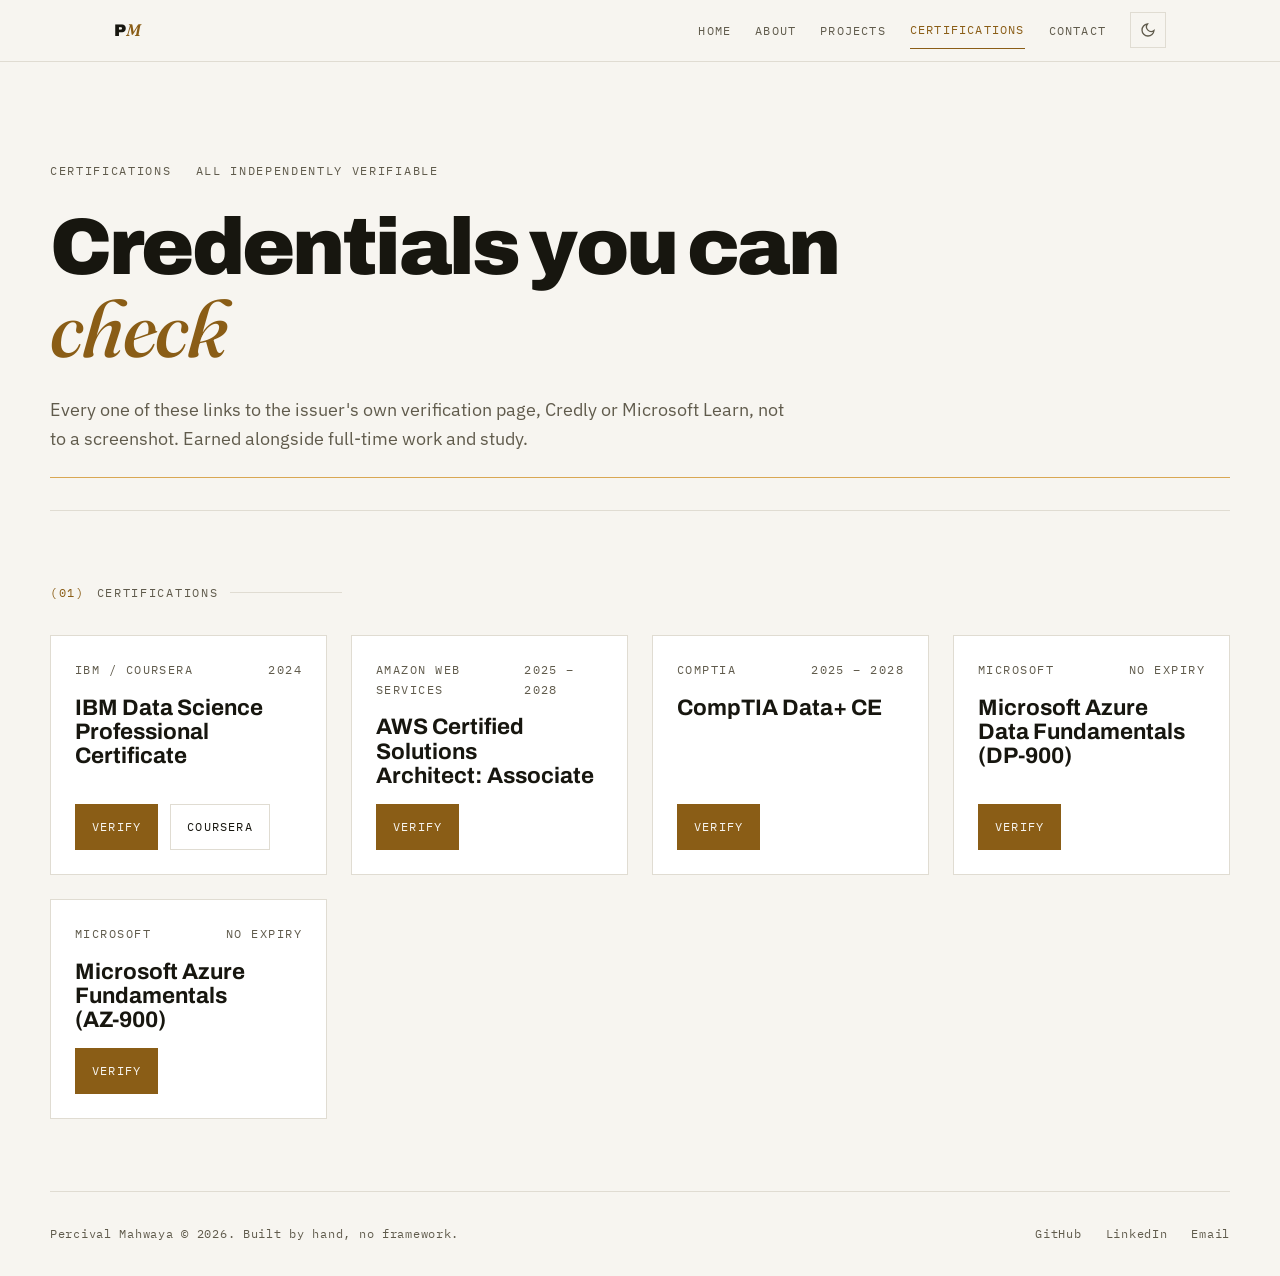
<file: certifications.html>
<!DOCTYPE html>
<html lang="en">
<head>
<meta charset="UTF-8">
<meta name="viewport" content="width=device-width, initial-scale=1.0">
<link rel="icon" href="assets/icons/icon.svg" type="image/svg+xml">
<link rel="icon" href="assets/icons/icon-192.png" sizes="192x192" type="image/png">
<link rel="apple-touch-icon" href="assets/icons/apple-touch-icon.png">
<meta name="theme-color" content="#0D0D0B" media="(prefers-color-scheme: dark)">
<meta name="theme-color" content="#F7F5F0" media="(prefers-color-scheme: light)">
<meta property="og:image" content="https://percivalmahwaya.github.io/assets/og-image.png">
<meta property="og:type" content="website">
<meta name="twitter:card" content="summary_large_image">
<title>Certifications | Percival Mahwaya</title>
<meta name="description" content="Professional certifications: IBM Data Science, AWS Solutions Architect Associate, CompTIA Data+, Microsoft Azure DP-900 and AZ-900.">
<script>
  try {
    var t = localStorage.getItem("theme");
    if (t === "dark" || t === "light") document.documentElement.dataset.theme = t;
  } catch (e) {}
</script>
<link rel="preconnect" href="https://fonts.googleapis.com">
<link rel="preconnect" href="https://fonts.gstatic.com" crossorigin>
<link rel="stylesheet" href="https://fonts.googleapis.com/css2?family=Archivo:wght@500;700;900&family=Fraunces:ital,opsz,wght@1,9..144,500;1,9..144,600&family=IBM+Plex+Sans:wght@400;500;600&family=IBM+Plex+Mono:wght@400;500&display=swap">
<link rel="stylesheet" href="css/site.css">
</head>
<body>

<a class="skip" href="#main">Skip to content</a>

<header class="masthead">
  <div class="masthead__inner">
    <a class="brand" href="index.html">P<em>M</em></a>
    <nav class="nav" id="nav" aria-label="Primary">
      <a href="index.html">Home</a>
      <a href="about.html">About</a>
      <a href="projects.html">Projects</a>
      <a href="certifications.html" aria-current="page">Certifications</a>
      <a href="contact.html">Contact</a>
    </nav>
    <button class="toggle" id="theme-toggle" type="button" aria-label="Switch to dark theme">
      <svg class="i-moon" viewBox="0 0 24 24" fill="none" stroke="currentColor" stroke-width="2" aria-hidden="true"><path d="M21 12.8A9 9 0 1 1 11.2 3a7 7 0 0 0 9.8 9.8z"/></svg>
      <svg class="i-sun" viewBox="0 0 24 24" fill="none" stroke="currentColor" stroke-width="2" aria-hidden="true"><circle cx="12" cy="12" r="4.2"/><path d="M12 2v2.5M12 19.5V22M2 12h2.5M19.5 12H22M4.9 4.9l1.8 1.8M17.3 17.3l1.8 1.8M19.1 4.9l-1.8 1.8M6.7 17.3l-1.8 1.8"/></svg>
    </button>
    <button class="burger" id="burger" type="button" aria-label="Menu" aria-expanded="false" aria-controls="nav">
      <svg viewBox="0 0 24 24" fill="none" stroke="currentColor" stroke-width="2" aria-hidden="true"><path d="M3 6h18M3 12h18M3 18h18"/></svg>
    </button>
  </div>
</header>

<main id="main">

  <section class="shell hero" style="padding-bottom: var(--s5);">
    <div class="meta-row"><span>Certifications</span><span>All independently verifiable</span></div>
    <h1 class="name" style="font-size: clamp(2.5rem, 8vw, 5rem);">
      Credentials you can
      <span class="surname">check</span>
    </h1>
    <p class="prose measure prose--muted">
      Every one of these links to the issuer's own verification page, Credly or Microsoft Learn,
      not to a screenshot. Earned alongside full-time work and study.
    </p>
    <div class="rule"></div>
  </section>

  <section class="shell section">
    <p class="section__label"><i>(01)</i> Certifications</p>
    <div class="grid-cards" id="certifications-container">
      <!-- cards injected by js/certification.js -->
    </div>
  </section>

</main>

<footer class="shell foot">
  <p>Percival Mahwaya &copy; 2026. Built by hand, no framework.</p>
  <span class="foot__links">
    <a href="https://github.com/percivalmahwaya" target="_blank" rel="noopener">GitHub</a>
    <a href="https://linkedin.com/in/percivalmahwaya" target="_blank" rel="noopener">LinkedIn</a>
    <a href="mailto:mahwayapercival@gmail.com">Email</a>
  </span>
</footer>

<script src="js/site.js"></script>
<script src="js/certification.js"></script>
</body>
</html>
</file>
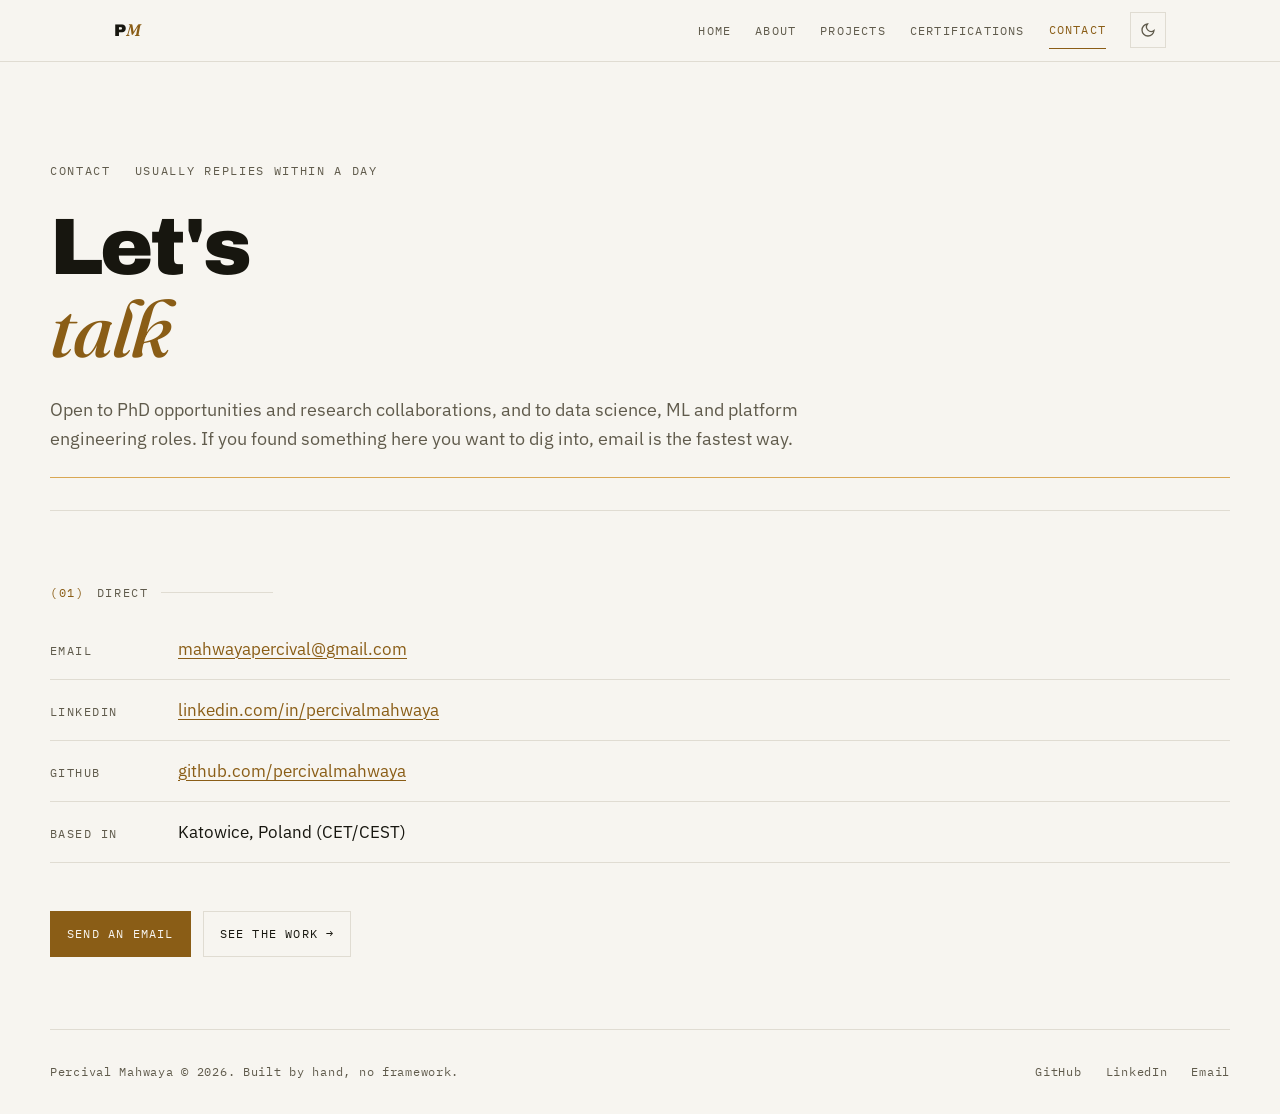
<file: contact.html>
<!DOCTYPE html>
<html lang="en">
<head>
<meta charset="UTF-8">
<meta name="viewport" content="width=device-width, initial-scale=1.0">
<link rel="icon" href="assets/icons/icon.svg" type="image/svg+xml">
<link rel="icon" href="assets/icons/icon-192.png" sizes="192x192" type="image/png">
<link rel="apple-touch-icon" href="assets/icons/apple-touch-icon.png">
<meta name="theme-color" content="#0D0D0B" media="(prefers-color-scheme: dark)">
<meta name="theme-color" content="#F7F5F0" media="(prefers-color-scheme: light)">
<meta property="og:image" content="https://percivalmahwaya.github.io/assets/og-image.png">
<meta property="og:type" content="website">
<meta name="twitter:card" content="summary_large_image">
<title>Contact | Percival Mahwaya</title>
<meta name="description" content="Open to PhD opportunities, research collaborations, and data science or platform engineering roles.">
<script>
  try {
    var t = localStorage.getItem("theme");
    if (t === "dark" || t === "light") document.documentElement.dataset.theme = t;
  } catch (e) {}
</script>
<link rel="preconnect" href="https://fonts.googleapis.com">
<link rel="preconnect" href="https://fonts.gstatic.com" crossorigin>
<link rel="stylesheet" href="https://fonts.googleapis.com/css2?family=Archivo:wght@500;700;900&family=Fraunces:ital,opsz,wght@1,9..144,500;1,9..144,600&family=IBM+Plex+Sans:wght@400;500;600&family=IBM+Plex+Mono:wght@400;500&display=swap">
<link rel="stylesheet" href="css/site.css">
</head>
<body>

<a class="skip" href="#main">Skip to content</a>

<header class="masthead">
  <div class="masthead__inner">
    <a class="brand" href="index.html">P<em>M</em></a>
    <nav class="nav" id="nav" aria-label="Primary">
      <a href="index.html">Home</a>
      <a href="about.html">About</a>
      <a href="projects.html">Projects</a>
      <a href="certifications.html">Certifications</a>
      <a href="contact.html" aria-current="page">Contact</a>
    </nav>
    <button class="toggle" id="theme-toggle" type="button" aria-label="Switch to dark theme">
      <svg class="i-moon" viewBox="0 0 24 24" fill="none" stroke="currentColor" stroke-width="2" aria-hidden="true"><path d="M21 12.8A9 9 0 1 1 11.2 3a7 7 0 0 0 9.8 9.8z"/></svg>
      <svg class="i-sun" viewBox="0 0 24 24" fill="none" stroke="currentColor" stroke-width="2" aria-hidden="true"><circle cx="12" cy="12" r="4.2"/><path d="M12 2v2.5M12 19.5V22M2 12h2.5M19.5 12H22M4.9 4.9l1.8 1.8M17.3 17.3l1.8 1.8M19.1 4.9l-1.8 1.8M6.7 17.3l-1.8 1.8"/></svg>
    </button>
    <button class="burger" id="burger" type="button" aria-label="Menu" aria-expanded="false" aria-controls="nav">
      <svg viewBox="0 0 24 24" fill="none" stroke="currentColor" stroke-width="2" aria-hidden="true"><path d="M3 6h18M3 12h18M3 18h18"/></svg>
    </button>
  </div>
</header>

<main id="main">

  <section class="shell hero" style="padding-bottom: var(--s5);">
    <div class="meta-row"><span>Contact</span><span>Usually replies within a day</span></div>
    <h1 class="name" style="font-size: clamp(2.5rem, 8vw, 5rem);">
      Let's
      <span class="surname">talk</span>
    </h1>
    <p class="prose measure prose--muted">
      Open to PhD opportunities and research collaborations, and to data science, ML and
      platform engineering roles. If you found something here you want to dig into, email is
      the fastest way.
    </p>
    <div class="rule"></div>
  </section>

  <section class="shell section">
    <p class="section__label"><i>(01)</i> Direct</p>
    <dl class="contact-list">
      <div class="contact-row">
        <dt>Email</dt>
        <dd><a href="mailto:mahwayapercival@gmail.com">mahwayapercival@gmail.com</a></dd>
      </div>
      <div class="contact-row">
        <dt>LinkedIn</dt>
        <dd><a href="https://linkedin.com/in/percivalmahwaya" target="_blank" rel="noopener">linkedin.com/in/percivalmahwaya</a></dd>
      </div>
      <div class="contact-row">
        <dt>GitHub</dt>
        <dd><a href="https://github.com/percivalmahwaya" target="_blank" rel="noopener">github.com/percivalmahwaya</a></dd>
      </div>
      <div class="contact-row">
        <dt>Based in</dt>
        <dd>Katowice, Poland (CET/CEST)</dd>
      </div>
    </dl>

    <div class="actions" style="margin-top: var(--s6);">
      <a class="btn btn--solid" href="mailto:mahwayapercival@gmail.com">Send an email</a>
      <a class="btn" href="projects.html">See the work &rarr;</a>
    </div>
  </section>

</main>

<footer class="shell foot">
  <p>Percival Mahwaya &copy; 2026. Built by hand, no framework.</p>
  <span class="foot__links">
    <a href="https://github.com/percivalmahwaya" target="_blank" rel="noopener">GitHub</a>
    <a href="https://linkedin.com/in/percivalmahwaya" target="_blank" rel="noopener">LinkedIn</a>
    <a href="mailto:mahwayapercival@gmail.com">Email</a>
  </span>
</footer>

<script src="js/site.js"></script>
</body>
</html>
</file>
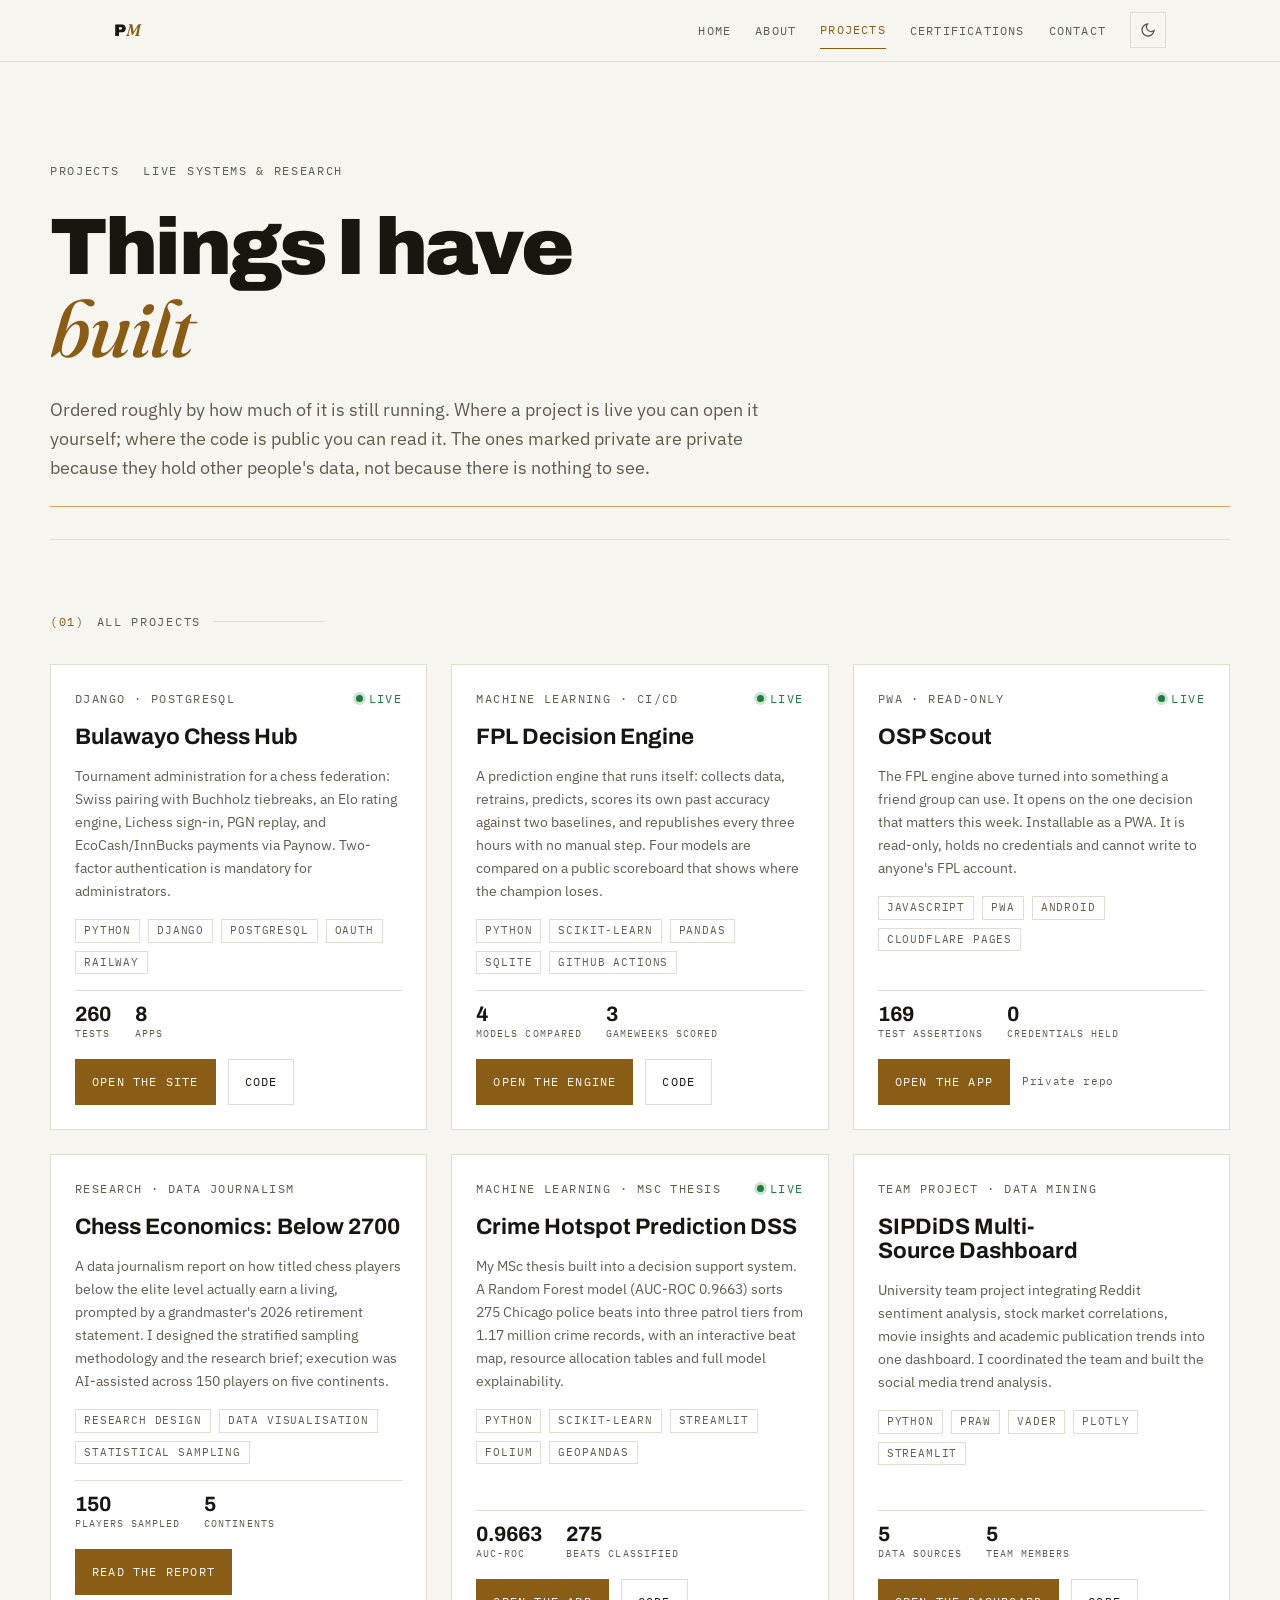
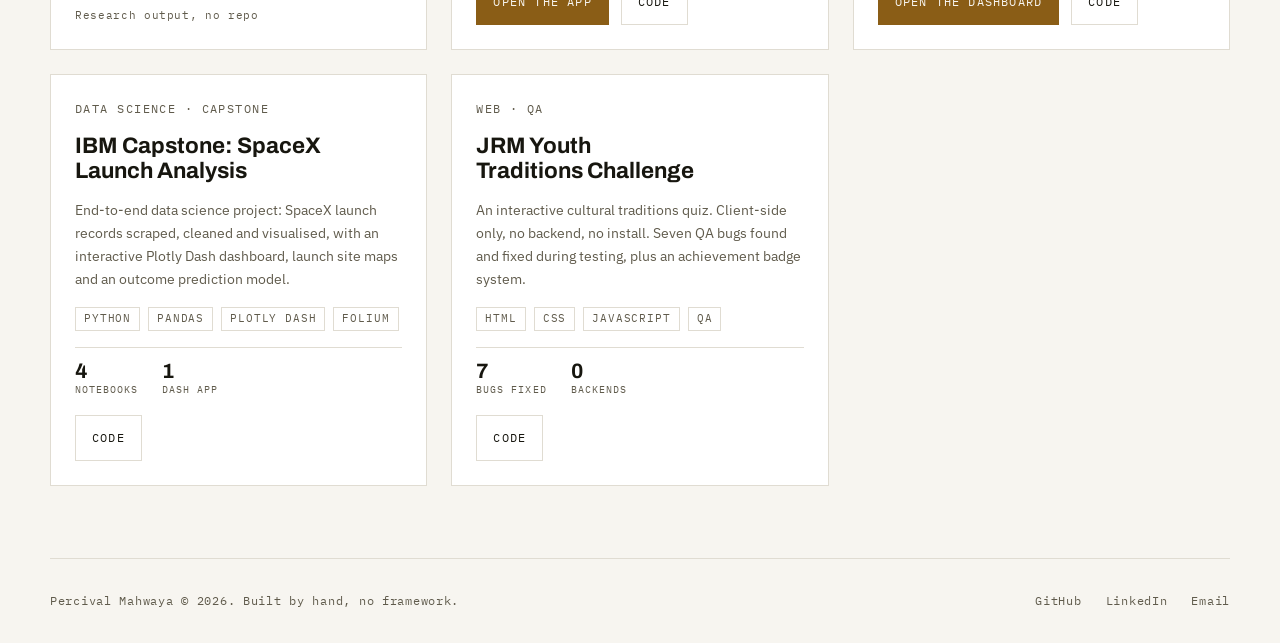
<file: projects.html>
<!DOCTYPE html>
<html lang="en">
<head>
<meta charset="UTF-8">
<meta name="viewport" content="width=device-width, initial-scale=1.0">
<link rel="icon" href="assets/icons/icon.svg" type="image/svg+xml">
<link rel="icon" href="assets/icons/icon-192.png" sizes="192x192" type="image/png">
<link rel="apple-touch-icon" href="assets/icons/apple-touch-icon.png">
<meta name="theme-color" content="#0D0D0B" media="(prefers-color-scheme: dark)">
<meta name="theme-color" content="#F7F5F0" media="(prefers-color-scheme: light)">
<meta property="og:image" content="https://percivalmahwaya.github.io/assets/og-image.png">
<meta property="og:type" content="website">
<meta name="twitter:card" content="summary_large_image">
<title>Projects | Percival Mahwaya</title>
<meta name="description" content="Live systems, machine learning pipelines and research projects, most of them open source, several running in production right now.">
<script>
  try {
    var t = localStorage.getItem("theme");
    if (t === "dark" || t === "light") document.documentElement.dataset.theme = t;
  } catch (e) {}
</script>
<link rel="preconnect" href="https://fonts.googleapis.com">
<link rel="preconnect" href="https://fonts.gstatic.com" crossorigin>
<link rel="stylesheet" href="https://fonts.googleapis.com/css2?family=Archivo:wght@500;700;900&family=Fraunces:ital,opsz,wght@1,9..144,500;1,9..144,600&family=IBM+Plex+Sans:wght@400;500;600&family=IBM+Plex+Mono:wght@400;500&display=swap">
<link rel="stylesheet" href="css/site.css">
</head>
<body>

<a class="skip" href="#main">Skip to content</a>

<header class="masthead">
  <div class="masthead__inner">
    <a class="brand" href="index.html">P<em>M</em></a>
    <nav class="nav" id="nav" aria-label="Primary">
      <a href="index.html">Home</a>
      <a href="about.html">About</a>
      <a href="projects.html" aria-current="page">Projects</a>
      <a href="certifications.html">Certifications</a>
      <a href="contact.html">Contact</a>
    </nav>
    <button class="toggle" id="theme-toggle" type="button" aria-label="Switch to dark theme">
      <svg class="i-moon" viewBox="0 0 24 24" fill="none" stroke="currentColor" stroke-width="2" aria-hidden="true"><path d="M21 12.8A9 9 0 1 1 11.2 3a7 7 0 0 0 9.8 9.8z"/></svg>
      <svg class="i-sun" viewBox="0 0 24 24" fill="none" stroke="currentColor" stroke-width="2" aria-hidden="true"><circle cx="12" cy="12" r="4.2"/><path d="M12 2v2.5M12 19.5V22M2 12h2.5M19.5 12H22M4.9 4.9l1.8 1.8M17.3 17.3l1.8 1.8M19.1 4.9l-1.8 1.8M6.7 17.3l-1.8 1.8"/></svg>
    </button>
    <button class="burger" id="burger" type="button" aria-label="Menu" aria-expanded="false" aria-controls="nav">
      <svg viewBox="0 0 24 24" fill="none" stroke="currentColor" stroke-width="2" aria-hidden="true"><path d="M3 6h18M3 12h18M3 18h18"/></svg>
    </button>
  </div>
</header>

<main id="main">

  <section class="shell hero" style="padding-bottom: var(--s5);">
    <div class="meta-row"><span>Projects</span><span>Live systems &amp; research</span></div>
    <h1 class="name" style="font-size: clamp(2.5rem, 8vw, 5rem);">
      Things I have
      <span class="surname">built</span>
    </h1>
    <p class="prose measure prose--muted">
      Ordered roughly by how much of it is still running. Where a project is live you can open it
      yourself; where the code is public you can read it. The ones marked private are private
      because they hold other people's data, not because there is nothing to see.
    </p>
    <div class="rule"></div>
  </section>

  <section class="shell section">
    <p class="section__label"><i>(01)</i> All projects</p>
    <div class="work" id="projects-container">
      <!-- cards injected by js/projects.js -->
    </div>
  </section>

</main>

<footer class="shell foot">
  <p>Percival Mahwaya &copy; 2026. Built by hand, no framework.</p>
  <span class="foot__links">
    <a href="https://github.com/percivalmahwaya" target="_blank" rel="noopener">GitHub</a>
    <a href="https://linkedin.com/in/percivalmahwaya" target="_blank" rel="noopener">LinkedIn</a>
    <a href="mailto:mahwayapercival@gmail.com">Email</a>
  </span>
</footer>

<script src="js/site.js"></script>
<script src="js/projects.js"></script>
</body>
</html>
</file>
<file: css/site.css>
/* ==========================================================================
   site.css — Percival Mahwaya
   Authoritative values: docs/DESIGN_SYSTEM.md. Rules: docs/INVARIANTS.md.
   No framework, no build step, no CDN but Google Fonts (invariant 1).

   THEME STRUCTURE (invariant 6) — do not restructure without reading ADR 0002:
     :root                                        complete LIGHT palette
     @media (prefers-color-scheme: dark)
       :root:not([data-theme="light"])            dark, but an explicit light choice wins
     :root[data-theme="dark"]                     dark, explicit, beats a light OS
   Never declare a colour whose ONLY definition sits in a media or [data-theme]
   block — it will not apply in the un-stamped "system" state, which is what most
   readers are in, and the page renders one theme's text on the other's ground.
   ========================================================================== */

:root {
  /* --- light palette (base) --- */
  --ground: #F7F5F0;
  --raised: #FFFFFF;
  --ink: #17160F;
  --muted: #605B4C;
  --line: #E0DCD2;
  --accent: #8A5D16;        /* 5.27:1 on --ground — AA. See DESIGN_SYSTEM §2. */
  --accent-flat: #D9A753;   /* 2.01:1 — DECORATIVE FILLS ONLY, never text. */
  --live: #1F7A3D;
  --ring: #8A5D16;

  /* --- type --- */
  --display: "Archivo", "Helvetica Neue", Arial, sans-serif;
  --script: "Fraunces", Georgia, "Times New Roman", serif;
  --sans: "IBM Plex Sans", system-ui, -apple-system, Segoe UI, Roboto, sans-serif;
  --mono: "IBM Plex Mono", ui-monospace, SFMono-Regular, Consolas, monospace;

  --t-hero: clamp(3rem, 11vw, 7.5rem);
  --t-h2: clamp(1.75rem, 4vw, 2.75rem);
  --t-h3: clamp(1.15rem, 2vw, 1.4rem);
  --t-stat: clamp(2.25rem, 5vw, 3.25rem);
  --t-body: 1.0625rem;
  --t-small: 0.875rem;
  --t-label: 0.75rem;

  /* --- space --- */
  --s1: 0.5rem;  --s2: 0.75rem; --s3: 1rem;   --s4: 1.5rem;
  --s5: 2rem;    --s6: 3rem;    --s7: 4.5rem; --s8: 7rem;

  --gutter: clamp(1.25rem, 5vw, 4rem);
  --measure: 68ch;
  --shell: 1180px;
}

@media (prefers-color-scheme: dark) {
  :root:not([data-theme="light"]) {
    --ground: #0D0D0B;
    --raised: #141412;
    --ink: #F2EFE8;
    --muted: #9A9484;
    --line: #2A2820;
    --accent: #D9A753;      /* 8.90:1 on the dark ground — AAA. */
    --accent-flat: #D9A753;
    --live: #5FBF7F;
    --ring: #D9A753;
  }
}

:root[data-theme="dark"] {
  --ground: #0D0D0B;
  --raised: #141412;
  --ink: #F2EFE8;
  --muted: #9A9484;
  --line: #2A2820;
  --accent: #D9A753;
  --accent-flat: #D9A753;
  --live: #5FBF7F;
  --ring: #D9A753;
}

/* ===================== base ===================== */

*, *::before, *::after { box-sizing: border-box; }

html { -webkit-text-size-adjust: 100%; scroll-behavior: smooth; }

body {
  margin: 0;
  /* Explicit token background: a transparent body borrows the host ground. */
  background: var(--ground);
  color: var(--ink);
  font-family: var(--sans);
  font-size: var(--t-body);
  line-height: 1.65;
  -webkit-font-smoothing: antialiased;
  overflow-x: hidden;
}

h1, h2, h3, h4 {
  font-family: var(--display);
  line-height: 1.08;
  text-wrap: balance;
  margin: 0;
  color: var(--ink);
}

p { margin: 0; }

a { color: var(--accent); text-decoration-thickness: 1px; text-underline-offset: 3px; }
a:hover { text-decoration-thickness: 2px; }

:focus-visible {
  outline: 2px solid var(--ring);
  outline-offset: 2px;
  border-radius: 2px;
}

img { max-width: 100%; display: block; }

::selection { background: var(--accent); color: var(--ground); }

.shell {
  max-width: var(--shell);
  margin-inline: auto;
  padding-inline: var(--gutter);
}

.measure { max-width: var(--measure); }

.skip {
  position: absolute; left: var(--s3); top: var(--s3);
  background: var(--raised); color: var(--ink);
  border: 1px solid var(--accent);
  padding: var(--s2) var(--s3);
  font-family: var(--mono); font-size: var(--t-small);
  z-index: 100;
  /* Hidden by transform, NOT by a fixed negative offset: a `top:-3rem` hide
     depends on the element staying under 3rem tall, and it did not — the
     bottom border peeked 1.09px into view. Never display:none or
     visibility:hidden here, both remove it from the tab order it exists for. */
  transform: translateY(calc(-100% - var(--s4)));
  transition: transform 140ms ease;
}
.skip:focus { transform: translateY(0); }

/* ===================== masthead ===================== */

.masthead {
  position: sticky; top: 0; z-index: 50;
  background: color-mix(in srgb, var(--ground) 92%, transparent);
  backdrop-filter: blur(10px);
  border-bottom: 1px solid var(--line);
}

.masthead__inner {
  max-width: var(--shell); margin-inline: auto;
  padding: var(--s2) var(--gutter);
  display: flex; align-items: center; gap: var(--s4);
}

.brand {
  font-family: var(--display); font-weight: 900;
  font-size: 1.05rem; letter-spacing: 0.02em;
  color: var(--ink); text-decoration: none;
  margin-right: auto;
}
.brand em {
  font-family: var(--script); font-style: italic;
  font-weight: 600; color: var(--accent);
}

.nav { display: flex; gap: var(--s4); align-items: center; }

.nav a {
  font-family: var(--mono); font-size: var(--t-label);
  text-transform: uppercase; letter-spacing: 0.1em;
  color: var(--muted); text-decoration: none;
  padding: var(--s1) 0;
}
.nav a:hover { color: var(--accent); }
.nav a[aria-current="page"] {
  color: var(--accent);
  border-bottom: 1px solid var(--accent);
}

.toggle, .burger {
  background: none; border: 1px solid var(--line);
  color: var(--muted); cursor: pointer;
  width: 2.25rem; height: 2.25rem;
  display: grid; place-items: center;
  padding: 0; flex-shrink: 0;
}
.toggle:hover, .burger:hover { color: var(--accent); border-color: var(--accent); }
.toggle svg, .burger svg { width: 1rem; height: 1rem; }
/* The toggle shows the icon for the theme it switches TO. */
.toggle .i-sun { display: none; }
.toggle .i-moon { display: block; }
:root[data-theme="dark"] .toggle .i-sun { display: block; }
:root[data-theme="dark"] .toggle .i-moon { display: none; }
@media (prefers-color-scheme: dark) {
  :root:not([data-theme="light"]) .toggle .i-sun { display: block; }
  :root:not([data-theme="light"]) .toggle .i-moon { display: none; }
}

.burger { display: none; }

@media (max-width: 720px) {
  .burger { display: grid; }
  .nav {
    position: absolute; left: 0; right: 0; top: 100%;
    flex-direction: column; align-items: flex-start; gap: 0;
    background: var(--raised);
    border-bottom: 1px solid var(--line);
    padding: var(--s2) var(--gutter) var(--s4);
    display: none;
  }
  .nav[data-open="true"] { display: flex; }
  .nav a { padding: var(--s2) 0; font-size: 0.8rem; width: 100%; }
}

/* ===================== hero ===================== */

.hero {
  padding: clamp(var(--s6), 11vh, var(--s8)) 0 var(--s7);
  display: flex; flex-direction: column; gap: var(--s4);
}

.meta-row {
  display: flex; flex-wrap: wrap; gap: var(--s4);
  font-family: var(--mono); font-size: var(--t-label);
  text-transform: uppercase; letter-spacing: 0.14em;
  color: var(--muted);
}

.name {
  font-size: var(--t-hero);
  font-weight: 900;
  letter-spacing: -0.035em;
  display: flex; flex-direction: column;
}
.name .surname {
  font-family: var(--script);
  font-style: italic;
  font-weight: 500;
  letter-spacing: -0.015em;
  color: var(--accent);
  margin-top: -0.08em;
}

.identity {
  font-family: var(--mono); font-size: var(--t-small);
  color: var(--muted);
  border-left: 2px solid var(--accent-flat);
  padding-left: var(--s3);
  display: flex; flex-direction: column; gap: 2px;
}
.identity b { color: var(--ink); font-weight: 500; }

.rule { height: 1px; background: var(--line); position: relative; overflow: hidden; }
.rule::after {
  content: ""; position: absolute; inset: 0;
  background: var(--accent-flat);
  transform-origin: left;
  animation: sweep 1100ms cubic-bezier(.2,.7,.2,1) forwards;
}
@keyframes sweep { from { transform: scaleX(0); } to { transform: scaleX(1); } }

.foot-row {
  display: flex; flex-wrap: wrap; gap: var(--s4);
  justify-content: space-between; align-items: center;
}

.roles {
  font-family: var(--mono); font-size: var(--t-label);
  color: var(--muted); letter-spacing: 0.06em;
}

.scroll-cue {
  font-family: var(--mono); font-size: var(--t-label);
  text-transform: uppercase; letter-spacing: 0.14em;
  color: var(--muted);
  display: inline-flex; align-items: center; gap: var(--s1);
  text-decoration: none;
}
.scroll-cue:hover { color: var(--accent); }
.scroll-cue span { animation: bob 1800ms ease-in-out infinite; }
@keyframes bob { 0%,100% { transform: translateY(0); } 50% { transform: translateY(3px); } }

/* ===================== sections ===================== */

.section { padding: var(--s7) 0; border-top: 1px solid var(--line); }

.section__label {
  display: flex; align-items: center; gap: var(--s2);
  font-family: var(--mono); font-size: var(--t-label);
  text-transform: uppercase; letter-spacing: 0.14em;
  color: var(--muted);
  margin-bottom: var(--s5);
}
.section__label i {
  font-style: normal;
  color: var(--accent);
}
.section__label::after {
  content: ""; flex: 1; height: 1px; background: var(--line);
  max-width: 7rem;
}

.section__title { font-size: var(--t-h2); font-weight: 700; margin-bottom: var(--s4); }
.section__title em {
  font-family: var(--script); font-style: italic;
  font-weight: 500; color: var(--accent);
}

.prose { font-size: 1.1rem; color: var(--ink); display: flex; flex-direction: column; gap: var(--s3); }
.prose--muted { color: var(--muted); }

/* intro: photo + prose */
.intro { display: grid; gap: var(--s5); grid-template-columns: 1fr; }
@media (min-width: 820px) {
  .intro { grid-template-columns: 220px 1fr; align-items: start; }
}
.intro__photo {
  width: 100%; max-width: 220px; height: auto;
  aspect-ratio: 4 / 5;
  object-fit: cover;
  object-position: center 20%;
  border: 1px solid var(--line);
}

/* ===================== stats ===================== */

.stats {
  display: grid; gap: var(--s5);
  grid-template-columns: repeat(auto-fit, minmax(190px, 1fr));
}

.stat { display: flex; flex-direction: column; gap: var(--s1); }
.stat__fig {
  font-family: var(--display); font-weight: 900;
  font-size: var(--t-stat); line-height: 1;
  letter-spacing: -0.03em;
  font-variant-numeric: tabular-nums;
  color: var(--ink);
}
.stat__cap { font-size: var(--t-small); color: var(--ink); }
.stat__src {
  font-family: var(--mono); font-size: 0.68rem;
  color: var(--muted); line-height: 1.5;
  padding-top: var(--s1);
  border-top: 1px solid var(--line);
  overflow-wrap: anywhere;
}
.stat__wip {
  display: inline-block;
  font-family: var(--mono); font-size: 0.62rem;
  text-transform: uppercase; letter-spacing: 0.12em;
  color: var(--accent);
  border: 1px solid var(--accent);
  padding: 1px var(--s1);
  align-self: flex-start;
}

.caveat {
  margin-top: var(--s5);
  font-family: var(--mono); font-size: 0.72rem;
  color: var(--muted); line-height: 1.6;
  border-left: 2px solid var(--line);
  padding-left: var(--s3);
  max-width: 74ch;
}

/* ===================== work cards ===================== */

.work { display: grid; gap: var(--s4); grid-template-columns: 1fr; }
@media (min-width: 760px) { .work { grid-template-columns: repeat(auto-fit, minmax(300px, 1fr)); } }

.card {
  background: var(--raised);
  border: 1px solid var(--line);
  padding: var(--s4);
  display: flex; flex-direction: column; gap: var(--s3);
  transition: border-color 160ms ease, transform 160ms ease;
}
.card:hover { border-color: var(--accent); transform: translateY(-3px); }

.card__top {
  display: flex; align-items: center; justify-content: space-between;
  gap: var(--s2);
  font-family: var(--mono); font-size: var(--t-label);
  text-transform: uppercase; letter-spacing: 0.12em;
  color: var(--muted);
}

.dot {
  display: inline-flex; align-items: center; gap: 6px;
  color: var(--live);
}
.dot::before {
  content: ""; width: 7px; height: 7px; border-radius: 50%;
  background: var(--live);
  box-shadow: 0 0 0 3px color-mix(in srgb, var(--live) 22%, transparent);
}

.card__title { font-size: var(--t-h3); font-weight: 700; }
.card__desc { font-size: var(--t-small); color: var(--muted); }

.card__stats {
  display: flex; flex-wrap: wrap; gap: var(--s4);
  padding-top: var(--s2);
  border-top: 1px solid var(--line);
  margin-top: auto;
}
.card__stat { display: flex; flex-direction: column; }
.card__stat b {
  font-family: var(--display); font-weight: 700; font-size: 1.3rem;
  font-variant-numeric: tabular-nums; line-height: 1.1;
}
.card__stat span {
  font-family: var(--mono); font-size: 0.64rem;
  text-transform: uppercase; letter-spacing: 0.1em; color: var(--muted);
}

.tags { display: flex; flex-wrap: wrap; gap: var(--s1); }
.tag {
  font-family: var(--mono); font-size: 0.66rem;
  text-transform: uppercase; letter-spacing: 0.08em;
  color: var(--muted);
  border: 1px solid var(--line);
  padding: 2px var(--s1);
}

.actions { display: flex; flex-wrap: wrap; gap: var(--s2); align-items: center; }

.btn {
  font-family: var(--mono); font-size: var(--t-label);
  text-transform: uppercase; letter-spacing: 0.1em;
  text-decoration: none;
  padding: var(--s2) var(--s3);
  border: 1px solid var(--line);
  color: var(--ink);
  display: inline-flex; align-items: center; gap: 6px;
  transition: border-color 140ms ease, color 140ms ease, background 140ms ease;
}
.btn:hover { border-color: var(--accent); color: var(--accent); }
.btn--solid { background: var(--accent); border-color: var(--accent); color: var(--ground); }
.btn--solid:hover { background: transparent; color: var(--accent); }
.btn svg { width: 0.9rem; height: 0.9rem; }

.note {
  font-family: var(--mono); font-size: 0.68rem;
  color: var(--muted); letter-spacing: 0.06em;
}

/* ===================== generic lists (about/certs) ===================== */

.entries { display: flex; flex-direction: column; gap: var(--s5); }

.entry { display: flex; flex-direction: column; gap: var(--s2); }
.entry__head {
  display: flex; flex-wrap: wrap; gap: var(--s2) var(--s3);
  align-items: baseline; justify-content: space-between;
}
.entry__role { font-family: var(--display); font-size: var(--t-h3); font-weight: 700; }
.entry__when {
  font-family: var(--mono); font-size: var(--t-label);
  color: var(--muted); letter-spacing: 0.08em; white-space: nowrap;
}
.entry__org { font-size: var(--t-small); color: var(--accent); }
.entry ul { margin: 0; padding-left: var(--s4); color: var(--muted); font-size: var(--t-small); }
.entry li { margin-bottom: var(--s1); }

.grid-cards { display: grid; gap: var(--s4); grid-template-columns: repeat(auto-fit, minmax(260px, 1fr)); }

.contact-list { display: flex; flex-direction: column; gap: var(--s3); }
.contact-row {
  display: flex; gap: var(--s3); align-items: baseline;
  padding-bottom: var(--s3); border-bottom: 1px solid var(--line);
}
.contact-row dt {
  font-family: var(--mono); font-size: var(--t-label);
  text-transform: uppercase; letter-spacing: 0.12em;
  color: var(--muted); min-width: 7rem;
}
.contact-row dd { margin: 0; overflow-wrap: anywhere; min-width: 0; }

/* ===================== footer ===================== */

.foot {
  border-top: 1px solid var(--line);
  padding: var(--s5) 0;
  display: flex; flex-wrap: wrap; gap: var(--s3);
  justify-content: space-between; align-items: center;
  font-family: var(--mono); font-size: var(--t-label);
  color: var(--muted); letter-spacing: 0.06em;
}
.foot a { color: var(--muted); text-decoration: none; }
.foot a:hover { color: var(--accent); }
.foot__links { display: flex; gap: var(--s4); flex-wrap: wrap; }

/* ===================== v2 additions (ADR 0004) =====================
   Tokens only. Nothing below carries a literal colour (invariant 6). */

.sr-only {
  position: absolute; width: 1px; height: 1px; padding: 0; margin: -1px;
  overflow: hidden; clip: rect(0, 0, 0, 0); white-space: nowrap; border: 0;
}

/* availability strip */
.status {
  display: flex; flex-wrap: wrap; align-items: center; gap: var(--s1) var(--s4);
  align-self: flex-start;
  font-family: var(--mono); font-size: var(--t-small);
  color: var(--muted);
  background: var(--raised);
  border: 1px solid var(--line);
  padding: var(--s2) var(--s3);
}
.status .dot { color: var(--ink); }
.status #clock { color: var(--ink); font-variant-numeric: tabular-nums; }

/* status dots that are not "live". The word always travels with the dot
   (invariant 10), and the dot is hollow so it differs from live without hue. */
.dot--idle { color: var(--muted); }
.dot--idle::before {
  background: transparent; box-shadow: none;
  border: 1.5px solid var(--muted); box-sizing: border-box;
}

/* screenshots */
.shot { margin: 0; display: flex; flex-direction: column; gap: var(--s1); }
.shot img {
  width: 100%; height: auto;
  border: 1px solid var(--line); background: var(--raised);
}
.shot figcaption, .card__media figcaption {
  font-family: var(--mono); font-size: 0.66rem;
  color: var(--muted); letter-spacing: 0.04em; line-height: 1.5;
}
.card__media { margin: calc(-1 * var(--s4)) calc(-1 * var(--s4)) 0; }
.card__media img {
  width: 100%; height: auto; aspect-ratio: 16 / 10; object-fit: cover; object-position: top center;
  border-bottom: 1px solid var(--line); background: var(--raised);
}
.card__media figcaption { padding: var(--s1) var(--s4) 0; }

/* research: a table that doubles as a bar chart */
.research { display: grid; gap: var(--s6); grid-template-columns: 1fr; }
@media (min-width: 900px) { .research { grid-template-columns: 1.15fr 1fr; align-items: start; } }

.finding {
  border-left: 2px solid var(--accent-flat);
  padding-left: var(--s3);
  display: flex; flex-direction: column; gap: var(--s2);
}
.finding__fig {
  font-family: var(--display); font-weight: 900; font-size: var(--t-stat);
  line-height: 1; letter-spacing: -0.03em; font-variant-numeric: tabular-nums;
}

.bars { width: 100%; border-collapse: collapse; font-size: var(--t-small); }
.bars caption {
  text-align: left; padding-bottom: var(--s2);
  font-family: var(--mono); font-size: var(--t-label);
  text-transform: uppercase; letter-spacing: 0.12em; color: var(--muted);
}
.bars th, .bars td { padding: var(--s1) 0; vertical-align: middle; }
.bars th[scope="row"] { text-align: left; font-weight: 500; padding-right: var(--s3); white-space: nowrap; }
.bars td.num {
  text-align: right; padding-left: var(--s3);
  font-family: var(--mono); font-variant-numeric: tabular-nums;
}
.bars tr.lead th, .bars tr.lead td.num { font-weight: 700; color: var(--ink); }
.bars .track { width: 100%; }
.bar {
  display: block; height: 0.6rem; width: var(--v);
  background: color-mix(in srgb, var(--muted) 55%, var(--ground));
}
.bars tr.lead .bar { background: var(--accent-flat); }
.bars tfoot td { padding-top: var(--s2); }

/* case-study pages */
.crumbs {
  font-family: var(--mono); font-size: var(--t-label);
  text-transform: uppercase; letter-spacing: 0.12em; color: var(--muted);
}
.crumbs a { color: var(--muted); text-decoration: none; }
.crumbs a:hover { color: var(--accent); }

.case-top { display: grid; gap: var(--s5); grid-template-columns: 1fr; }
@media (min-width: 900px) { .case-top--shot { grid-template-columns: 1.2fr 1fr; align-items: start; } }
.case-top--phone .shot { max-width: 280px; }

.cs { display: grid; gap: 0; margin: 0; }
.cs__row {
  display: grid; grid-template-columns: 1fr; gap: var(--s2);
  padding: var(--s4) 0; border-top: 1px solid var(--line);
}
@media (min-width: 820px) { .cs__row { grid-template-columns: 11rem 1fr; gap: var(--s5); } }
.cs dt {
  font-family: var(--mono); font-size: var(--t-label);
  text-transform: uppercase; letter-spacing: 0.14em; color: var(--muted);
}
.cs dd { margin: 0; display: flex; flex-direction: column; gap: var(--s3); max-width: var(--measure); }
.cs dd ul { margin: 0; padding-left: var(--s4); display: flex; flex-direction: column; gap: var(--s1); }
.cs__row--fail dt { color: var(--accent); }

.facts { display: grid; gap: var(--s4); grid-template-columns: repeat(auto-fit, minmax(170px, 1fr)); }
.src {
  font-family: var(--mono); font-size: 0.68rem; line-height: 1.5;
  color: var(--muted); overflow-wrap: anywhere;
}

/* ===================== motion / print ===================== */

@media (prefers-reduced-motion: reduce) {
  *, *::before, *::after {
    animation-duration: 0.001ms !important;
    animation-iteration-count: 1 !important;
    transition-duration: 0.001ms !important;
  }
  html { scroll-behavior: auto; }
  .rule::after { transform: scaleX(1); }
}

@media print {
  :root {
    --ground: #fff; --raised: #fff; --ink: #000;
    --muted: #444; --line: #bbb; --accent: #6b4712;
  }
  .masthead, .toggle, .burger, .scroll-cue, .skip { display: none !important; }
  .status { border: 0; padding-left: 0; }
  .card__media img, .shot img { max-width: 60%; }
  .section { page-break-inside: avoid; border-top: 1px solid #bbb; }
  a[href^="http"]::after { content: " (" attr(href) ")"; font-size: 0.7em; color: #555; }
  .rule::after { transform: scaleX(1); }
}
</file>
